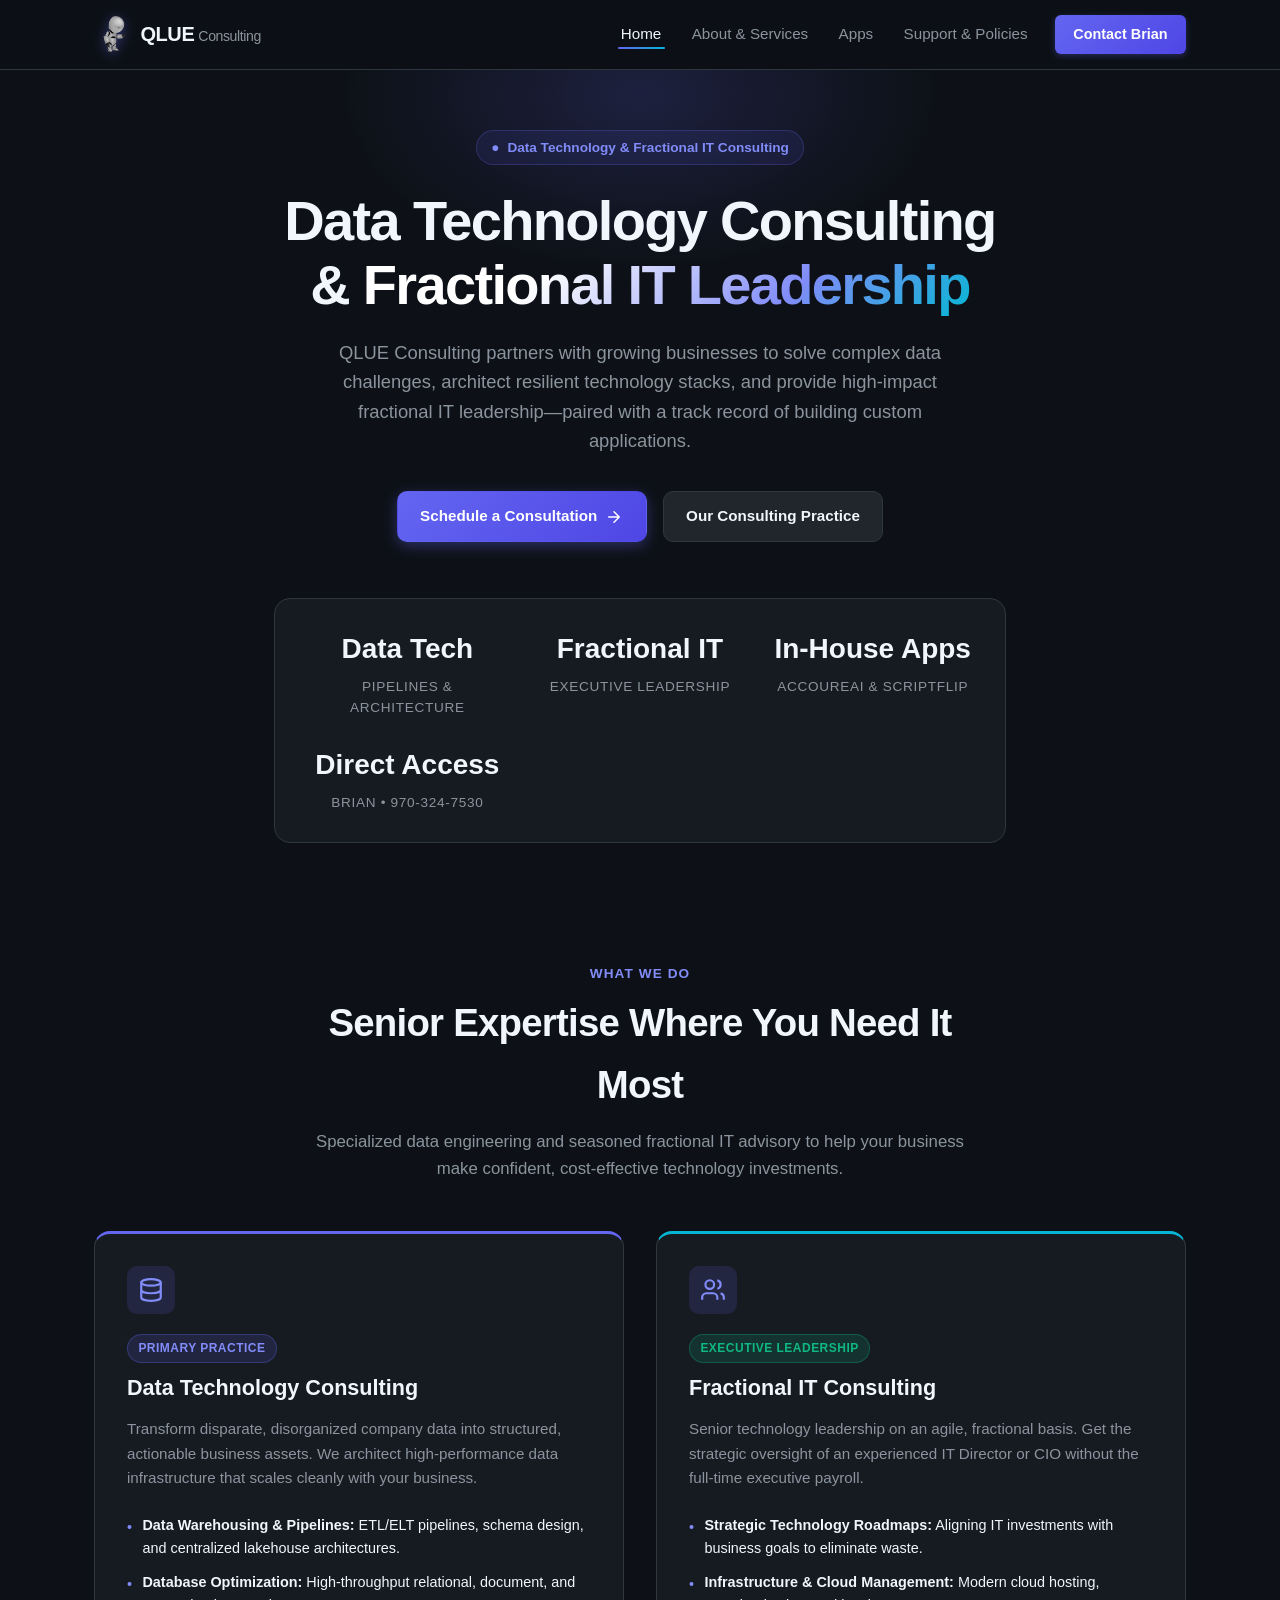
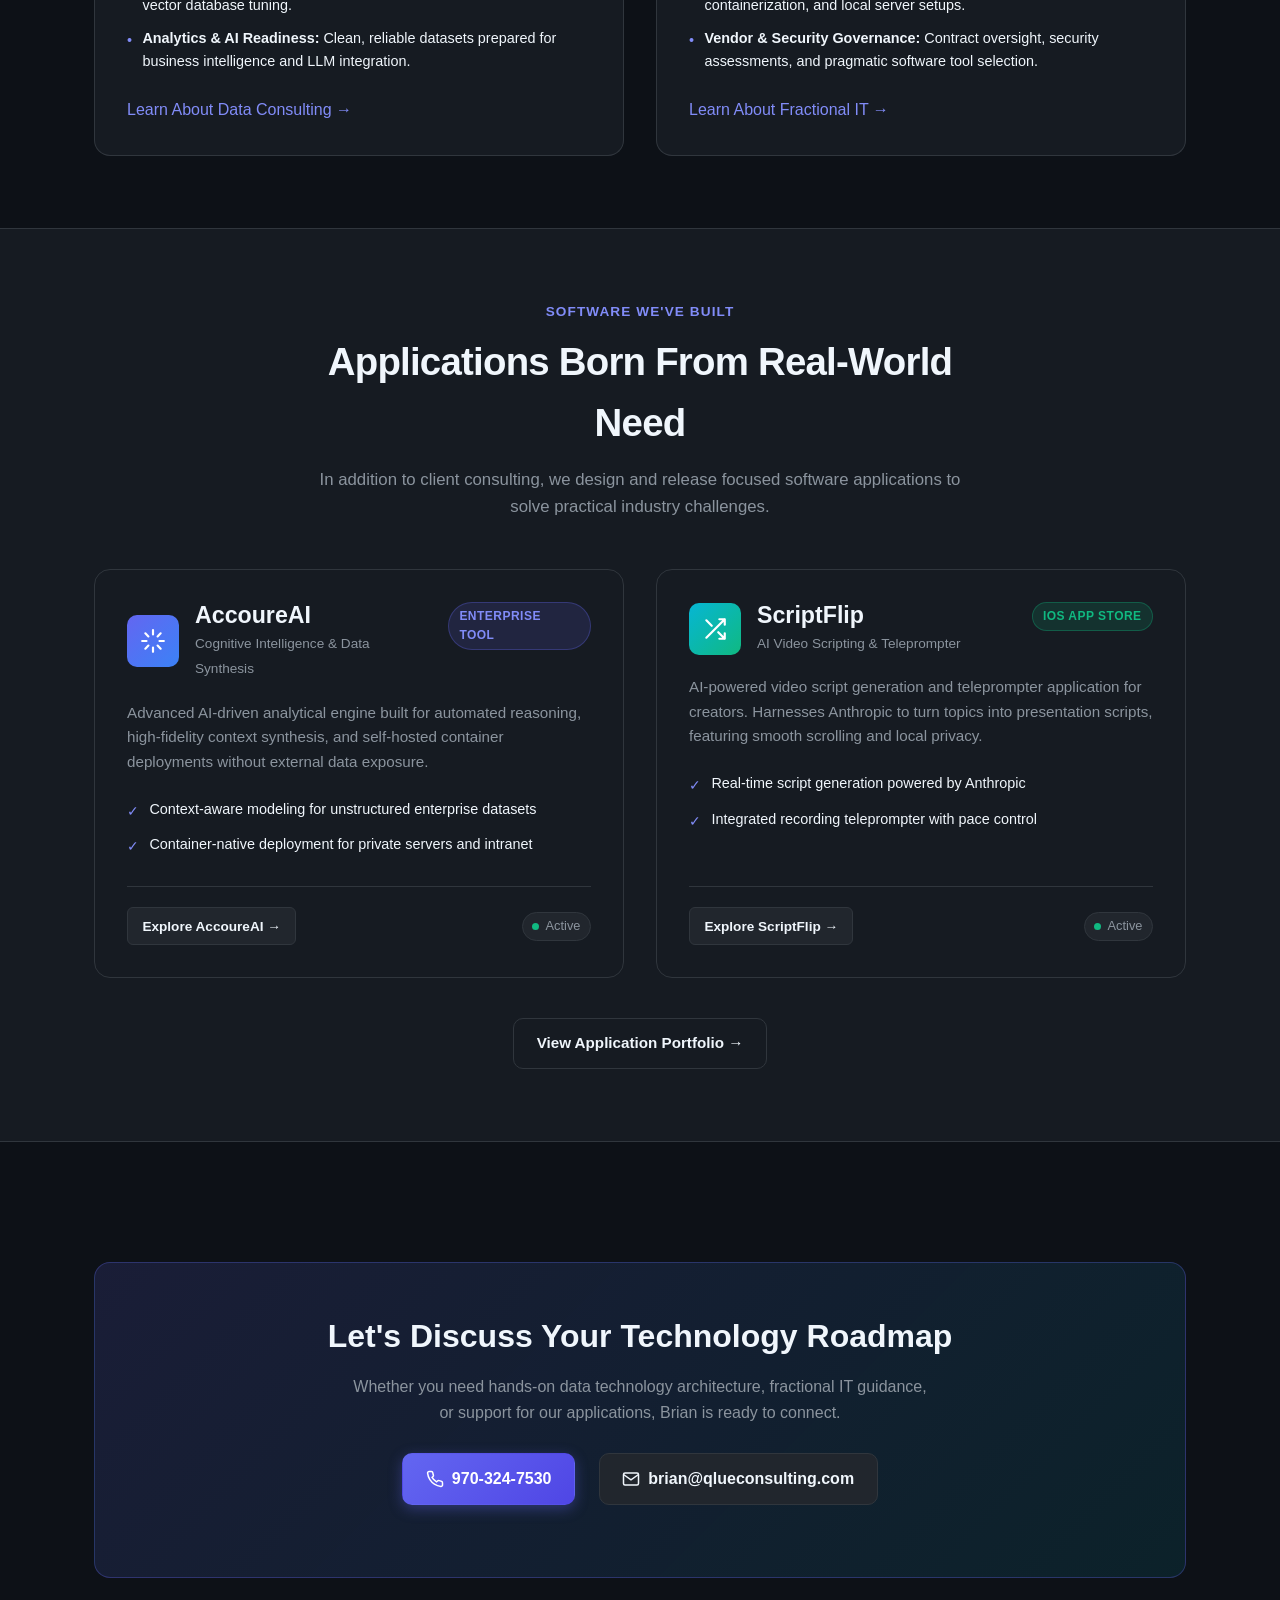
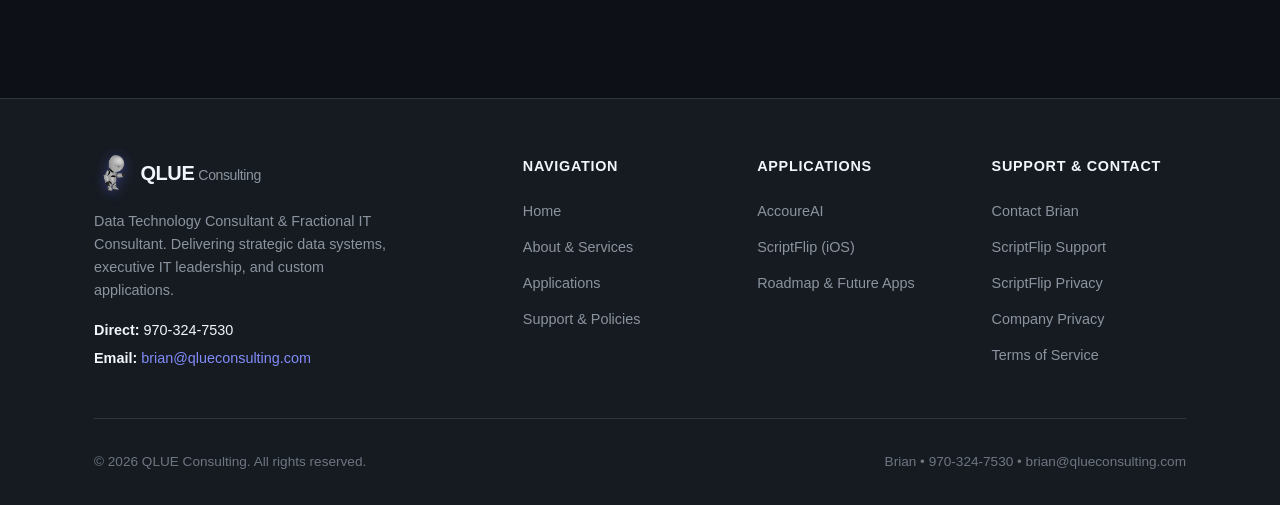
<file: html/index.html>
<!DOCTYPE html>
<html lang="en">
<head>
  <meta charset="UTF-8">
  <meta name="viewport" content="width=device-width, initial-scale=1.0">
  <meta name="description" content="QLUE Consulting - Data Technology Consultant and Fractional IT Consultant. Delivering modern data architecture, fractional IT leadership, and custom applications including AccoureAI and ScriptFlip.">
  <title>QLUE Consulting | Data Technology & Fractional IT Consultant</title>
  <link rel="stylesheet" href="css/style.css?v=2.2">
  <link rel="icon" type="image/png" href="assets/qlue-logo.png">
</head>
<body>

  <!-- Site Navigation -->
  <header class="site-header">
    <div class="container nav-wrapper">
      <a href="index.html" class="brand-logo" aria-label="QLUE Consulting Home">
        <img src="assets/qlue-logo.png" alt="QLUE Mascot Logo" class="logo-image" width="36" height="36" style="width: 36px; height: 36px; max-width: 36px; max-height: 36px; object-fit: contain; flex-shrink: 0;">
        <span class="brand-text">QLUE <span class="brand-tag">Consulting</span></span>
      </a>

      <button class="mobile-toggle" id="mobile-toggle" aria-label="Toggle navigation menu" aria-expanded="false">
        &#9776;
      </button>

      <ul class="nav-links" id="nav-links">
        <li><a href="index.html" class="nav-link active">Home</a></li>
        <li><a href="about.html" class="nav-link">About &amp; Services</a></li>
        <li><a href="apps.html" class="nav-link">Apps</a></li>
        <li><a href="support.html" class="nav-link">Support &amp; Policies</a></li>
        <li><a href="contact.html" class="nav-cta">Contact Brian</a></li>
      </ul>
    </div>
  </header>

  <!-- Hero Section -->
  <main>
    <section class="hero-section">
      <div class="hero-glow"></div>
      <div class="container hero-content">
        <div class="hero-tag">
          <span>●</span> Data Technology &amp; Fractional IT Consulting
        </div>
        <h1 class="hero-title">
          Data Technology Consulting &amp; <span class="gradient-text">Fractional IT Leadership</span>
        </h1>
        <p class="hero-description">
          QLUE Consulting partners with growing businesses to solve complex data challenges, architect resilient technology stacks, and provide high-impact fractional IT leadership—paired with a track record of building custom applications.
        </p>
        <div class="hero-actions">
          <a href="contact.html" class="btn btn-primary">
            Schedule a Consultation
            <svg width="18" height="18" viewBox="0 0 24 24" fill="none" stroke="currentColor" stroke-width="2" stroke-linecap="round" stroke-linejoin="round"><path d="M5 12h14M12 5l7 7-7 7"/></svg>
          </a>
          <a href="about.html" class="btn btn-secondary">Our Consulting Practice</a>
        </div>

        <!-- Metrics / Practice Badges -->
        <div class="highlights-bar">
          <div class="highlight-item">
            <div class="highlight-value">Data Tech</div>
            <div class="highlight-label">Pipelines &amp; Architecture</div>
          </div>
          <div class="highlight-item">
            <div class="highlight-value">Fractional IT</div>
            <div class="highlight-label">Executive Leadership</div>
          </div>
          <div class="highlight-item">
            <div class="highlight-value">In-House Apps</div>
            <div class="highlight-label">AccoureAI &amp; ScriptFlip</div>
          </div>
          <div class="highlight-item">
            <div class="highlight-value">Direct Access</div>
            <div class="highlight-label">Brian &bull; 970-324-7530</div>
          </div>
        </div>
      </div>
    </section>

    <!-- Core Consulting Practices -->
    <section class="section">
      <div class="container">
        <div class="section-header">
          <div class="section-pretitle">What We Do</div>
          <h2 class="section-title">Senior Expertise Where You Need It Most</h2>
          <p class="section-subtitle">
            Specialized data engineering and seasoned fractional IT advisory to help your business make confident, cost-effective technology investments.
          </p>
        </div>

        <div class="grid-2">
          <!-- Practice 1: Data Technology Consulting -->
          <div class="card" style="border-top: 3px solid var(--primary);">
            <div class="card-icon">
              <svg width="26" height="26" viewBox="0 0 24 24" fill="none" stroke="currentColor" stroke-width="2"><ellipse cx="12" cy="5" rx="9" ry="3"/><path d="M21 12c0 1.66-4 3-9 3s-9-1.34-9-3"/><path d="M3 5v14c0 1.66 4 3 9 3s9-1.34 9-3V5"/></svg>
            </div>
            <div style="margin-bottom: 0.5rem;">
              <span class="card-badge badge-ai">Primary Practice</span>
            </div>
            <h3 class="card-title">Data Technology Consulting</h3>
            <p class="card-text">
              Transform disparate, disorganized company data into structured, actionable business assets. We architect high-performance data infrastructure that scales cleanly with your business.
            </p>
            <ul class="feature-list" style="margin-bottom: 1.5rem;">
              <li class="feature-item">
                <span class="feature-bullet">&bull;</span>
                <span><strong>Data Warehousing &amp; Pipelines:</strong> ETL/ELT pipelines, schema design, and centralized lakehouse architectures.</span>
              </li>
              <li class="feature-item">
                <span class="feature-bullet">&bull;</span>
                <span><strong>Database Optimization:</strong> High-throughput relational, document, and vector database tuning.</span>
              </li>
              <li class="feature-item">
                <span class="feature-bullet">&bull;</span>
                <span><strong>Analytics &amp; AI Readiness:</strong> Clean, reliable datasets prepared for business intelligence and LLM integration.</span>
              </li>
            </ul>
            <a href="about.html#data-technology" class="card-link">Learn About Data Consulting &rarr;</a>
          </div>

          <!-- Practice 2: Fractional IT Consulting -->
          <div class="card" style="border-top: 3px solid var(--accent);">
            <div class="card-icon">
              <svg width="26" height="26" viewBox="0 0 24 24" fill="none" stroke="currentColor" stroke-width="2"><path d="M16 21v-2a4 4 0 0 0-4-4H6a4 4 0 0 0-4 4v2"/><circle cx="9" cy="7" r="4"/><path d="M22 21v-2a4 4 0 0 0-3-3.87"/><path d="M16 3.13a4 4 0 0 1 0 7.75"/></svg>
            </div>
            <div style="margin-bottom: 0.5rem;">
              <span class="card-badge badge-live">Executive Leadership</span>
            </div>
            <h3 class="card-title">Fractional IT Consulting</h3>
            <p class="card-text">
              Senior technology leadership on an agile, fractional basis. Get the strategic oversight of an experienced IT Director or CIO without the full-time executive payroll.
            </p>
            <ul class="feature-list" style="margin-bottom: 1.5rem;">
              <li class="feature-item">
                <span class="feature-bullet">&bull;</span>
                <span><strong>Strategic Technology Roadmaps:</strong> Aligning IT investments with business goals to eliminate waste.</span>
              </li>
              <li class="feature-item">
                <span class="feature-bullet">&bull;</span>
                <span><strong>Infrastructure &amp; Cloud Management:</strong> Modern cloud hosting, containerization, and local server setups.</span>
              </li>
              <li class="feature-item">
                <span class="feature-bullet">&bull;</span>
                <span><strong>Vendor &amp; Security Governance:</strong> Contract oversight, security assessments, and pragmatic software tool selection.</span>
              </li>
            </ul>
            <a href="about.html#fractional-it" class="card-link">Learn About Fractional IT &rarr;</a>
          </div>
        </div>
      </div>
    </section>

    <!-- Apps Spotlight Section -->
    <section class="section section-alt">
      <div class="container">
        <div class="section-header">
          <div class="section-pretitle">Software We've Built</div>
          <h2 class="section-title">Applications Born From Real-World Need</h2>
          <p class="section-subtitle">
            In addition to client consulting, we design and release focused software applications to solve practical industry challenges.
          </p>
        </div>

        <div class="grid-2">
          <!-- AccoureAI Card -->
          <article class="app-card">
            <div class="app-card-header">
              <div class="app-identity">
                <div class="app-icon icon-accoure">
                  <svg width="26" height="26" viewBox="0 0 24 24" fill="none" stroke="currentColor" stroke-width="2" stroke-linecap="round" stroke-linejoin="round"><path d="M12 2v4M12 18v4M4.93 4.93l2.83 2.83M16.24 16.24l2.83 2.83M2 12h4M18 12h4M4.93 19.07l2.83-2.83M16.24 7.76l2.83-2.83"/></svg>
                </div>
                <div>
                  <h3 class="app-name">AccoureAI</h3>
                  <span class="app-category">Cognitive Intelligence &amp; Data Synthesis</span>
                </div>
              </div>
              <span class="card-badge badge-ai">Enterprise Tool</span>
            </div>
            <div class="app-body">
              <p class="app-description">
                Advanced AI-driven analytical engine built for automated reasoning, high-fidelity context synthesis, and self-hosted container deployments without external data exposure.
              </p>
              <ul class="feature-list">
                <li class="feature-item">
                  <span class="feature-bullet">&check;</span>
                  <span>Context-aware modeling for unstructured enterprise datasets</span>
                </li>
                <li class="feature-item">
                  <span class="feature-bullet">&check;</span>
                  <span>Container-native deployment for private servers and intranet</span>
                </li>
              </ul>
              <div class="app-footer">
                <a href="apps.html#accoureai" class="btn btn-secondary btn-sm">Explore AccoureAI &rarr;</a>
                <span class="docker-status-pill"><span class="status-dot"></span> Active</span>
              </div>
            </div>
          </article>

          <!-- ScriptFlip Card -->
          <article class="app-card">
            <div class="app-card-header">
              <div class="app-identity">
                <div class="app-icon icon-scriptflip">
                  <svg width="26" height="26" viewBox="0 0 24 24" fill="none" stroke="currentColor" stroke-width="2" stroke-linecap="round" stroke-linejoin="round"><path d="M16 3h5v5M4 20L21 3M21 16v5h-5M15 15l6 6M4 4l5 5"/></svg>
                </div>
                <div>
                  <h3 class="app-name">ScriptFlip</h3>
                  <span class="app-category">AI Video Scripting &amp; Teleprompter</span>
                </div>
              </div>
              <span class="card-badge badge-live">iOS App Store</span>
            </div>
            <div class="app-body">
              <p class="app-description">
                AI-powered video script generation and teleprompter application for creators. Harnesses Anthropic to turn topics into presentation scripts, featuring smooth scrolling and local privacy.
              </p>
              <ul class="feature-list">
                <li class="feature-item">
                  <span class="feature-bullet">&check;</span>
                  <span>Real-time script generation powered by Anthropic</span>
                </li>
                <li class="feature-item">
                  <span class="feature-bullet">&check;</span>
                  <span>Integrated recording teleprompter with pace control</span>
                </li>
              </ul>
              <div class="app-footer">
                <a href="apps.html#scriptflip" class="btn btn-secondary btn-sm">Explore ScriptFlip &rarr;</a>
                <span class="docker-status-pill"><span class="status-dot"></span> Active</span>
              </div>
            </div>
          </article>
        </div>

        <div style="text-align: center; margin-top: 2.5rem;">
          <a href="apps.html" class="btn btn-outline">View Application Portfolio &rarr;</a>
        </div>
      </div>
    </section>

    <!-- Consultation Callout Banner -->
    <section class="section">
      <div class="container">
        <div class="cta-banner">
          <h2>Let's Discuss Your Technology Roadmap</h2>
          <p>
            Whether you need hands-on data technology architecture, fractional IT guidance, or support for our applications, Brian is ready to connect.
          </p>
          <div style="display: flex; justify-content: center; gap: 1.5rem; flex-wrap: wrap; margin-bottom: 1.5rem;">
            <a href="tel:9703247530" class="btn btn-primary" style="font-size: 1rem;">
              <svg width="18" height="18" viewBox="0 0 24 24" fill="none" stroke="currentColor" stroke-width="2"><path d="M22 16.92v3a2 2 0 0 1-2.18 2 19.79 19.79 0 0 1-8.63-3.07 19.5 19.5 0 0 1-6-6 19.79 19.79 0 0 1-3.07-8.67A2 2 0 0 1 4.11 2h3a2 2 0 0 1 2 1.72 12.84 12.84 0 0 0 .7 2.81 2 2 0 0 1-.45 2.11L8.09 9.91a16 16 0 0 0 6 6l1.27-1.27a2 2 0 0 1 2.11-.45 12.84 12.84 0 0 0 2.81.7A2 2 0 0 1 22 16.92z"/></svg>
              970-324-7530
            </a>
            <a href="mailto:brian@qlueconsulting.com" class="btn btn-secondary" style="font-size: 1rem;">
              <svg width="18" height="18" viewBox="0 0 24 24" fill="none" stroke="currentColor" stroke-width="2"><path d="M4 4h16c1.1 0 2 .9 2 2v12c0 1.1-.9 2-2 2H4c-1.1 0-2-.9-2-2V6c0-1.1.9-2 2-2z"/><polyline points="22,6 12,13 2,6"/></svg>
              brian@qlueconsulting.com
            </a>
          </div>
        </div>
      </div>
    </section>
  </main>

  <!-- Footer -->
  <footer class="site-footer">
    <div class="container">
      <div class="footer-grid">
        <div class="footer-brand">
          <a href="index.html" class="brand-logo">
            <img src="assets/qlue-logo.png" alt="QLUE Logo" class="logo-image" width="36" height="36" style="width: 36px; height: 36px; max-width: 36px; max-height: 36px; object-fit: contain; flex-shrink: 0;">
            <span class="brand-text">QLUE <span class="brand-tag">Consulting</span></span>
          </a>
          <p>
            Data Technology Consultant &amp; Fractional IT Consultant. Delivering strategic data systems, executive IT leadership, and custom applications.
          </p>
          <div style="margin-top: 1rem; display: flex; flex-direction: column; gap: 0.35rem; font-size: 0.9rem;">
            <div><strong>Direct:</strong> <a href="tel:9703247530" style="color: var(--text-main);">970-324-7530</a></div>
            <div><strong>Email:</strong> <a href="mailto:brian@qlueconsulting.com" style="color: var(--primary-light);">brian@qlueconsulting.com</a></div>
          </div>
        </div>

        <div class="footer-col">
          <h4>Navigation</h4>
          <ul class="footer-links">
            <li><a href="index.html">Home</a></li>
            <li><a href="about.html">About &amp; Services</a></li>
            <li><a href="apps.html">Applications</a></li>
            <li><a href="support.html">Support &amp; Policies</a></li>
          </ul>
        </div>

        <div class="footer-col">
          <h4>Applications</h4>
          <ul class="footer-links">
            <li><a href="apps.html#accoureai">AccoureAI</a></li>
            <li><a href="apps.html#scriptflip">ScriptFlip (iOS)</a></li>
            <li><a href="apps.html#roadmap">Roadmap &amp; Future Apps</a></li>
          </ul>
        </div>

        <div class="footer-col">
          <h4>Support &amp; Contact</h4>
          <ul class="footer-links">
            <li><a href="contact.html">Contact Brian</a></li>
            <li><a href="support.html#scriptflip-support">ScriptFlip Support</a></li>
            <li><a href="support.html#scriptflip-privacy">ScriptFlip Privacy</a></li>
            <li><a href="support.html#privacy">Company Privacy</a></li>
            <li><a href="support.html#terms">Terms of Service</a></li>
          </ul>
        </div>
      </div>

      <div class="footer-bottom">
        <div>
          &copy; <span id="current-year">2026</span> QLUE Consulting. All rights reserved.
        </div>
        <div>
          Brian &bull; 970-324-7530 &bull; brian@qlueconsulting.com
        </div>
      </div>
    </div>
  </footer>

  <script src="js/main.js"></script>
</body>
</html>
</file>
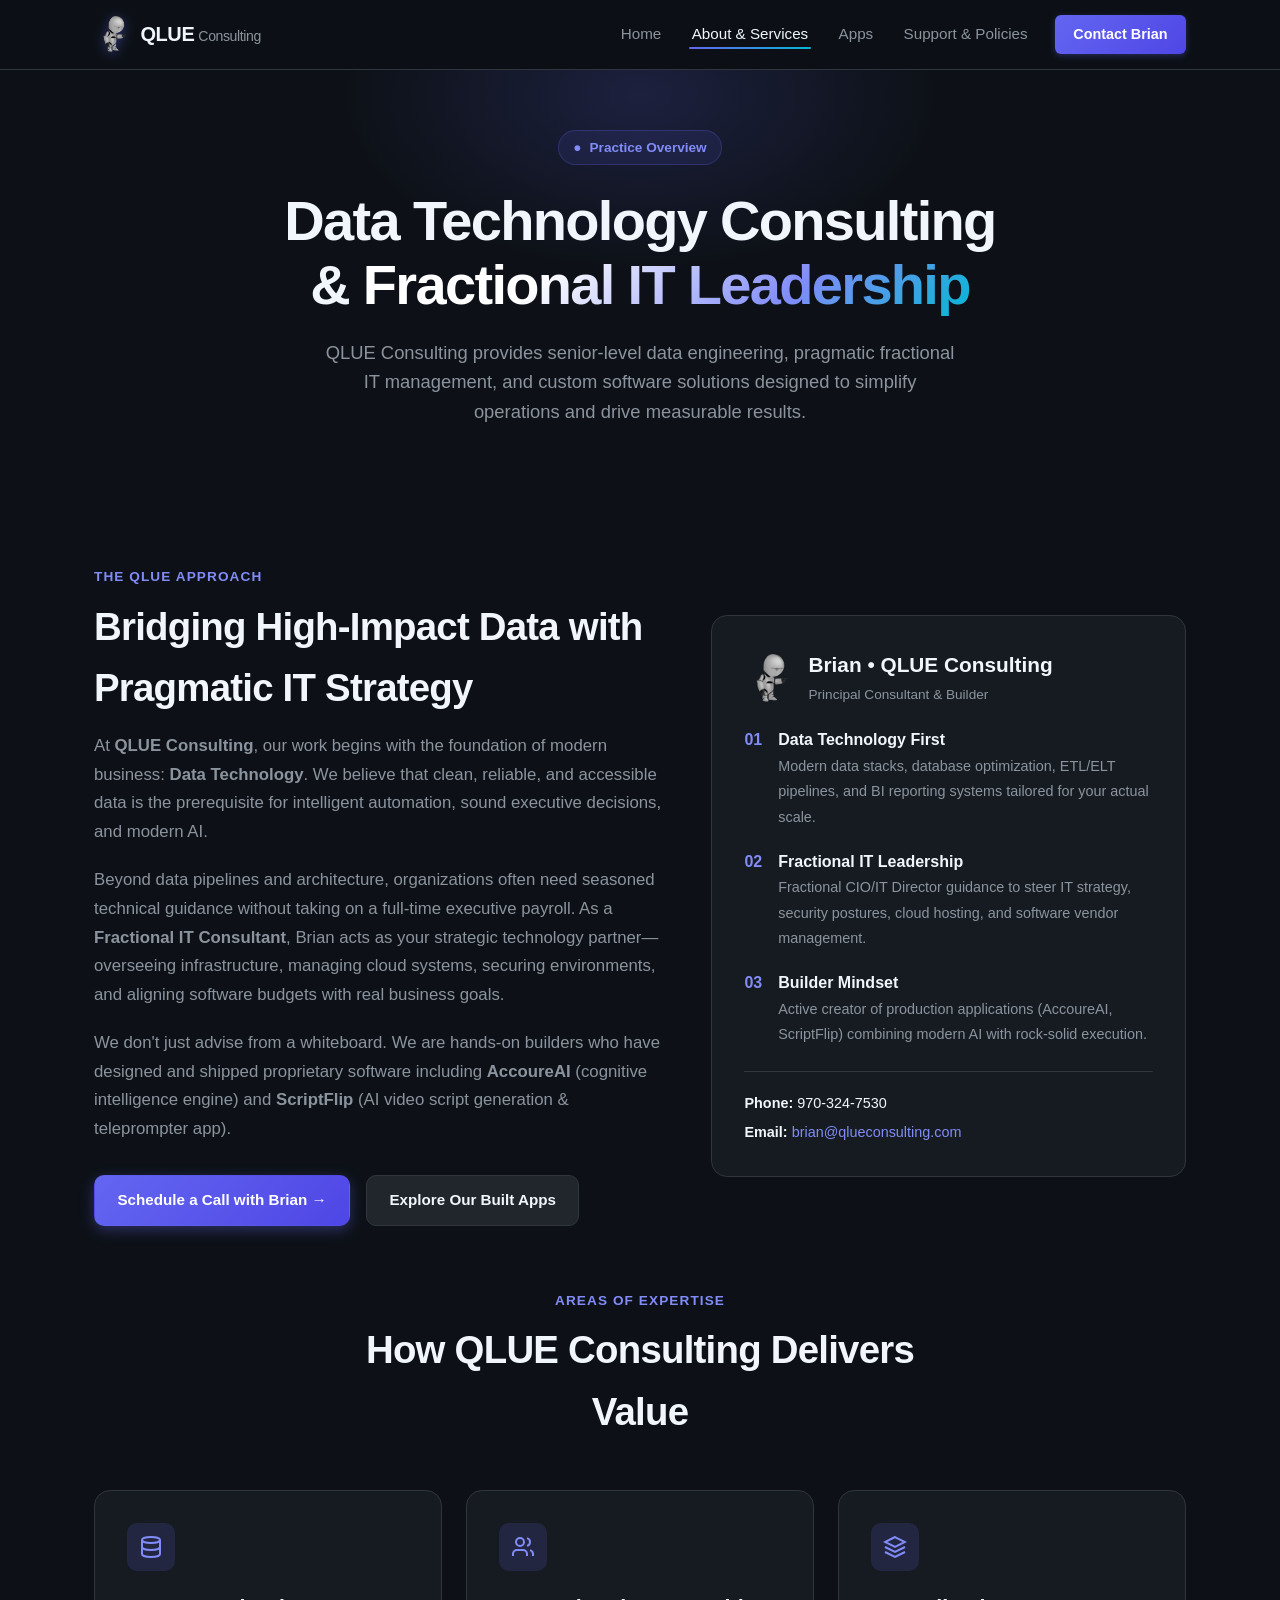
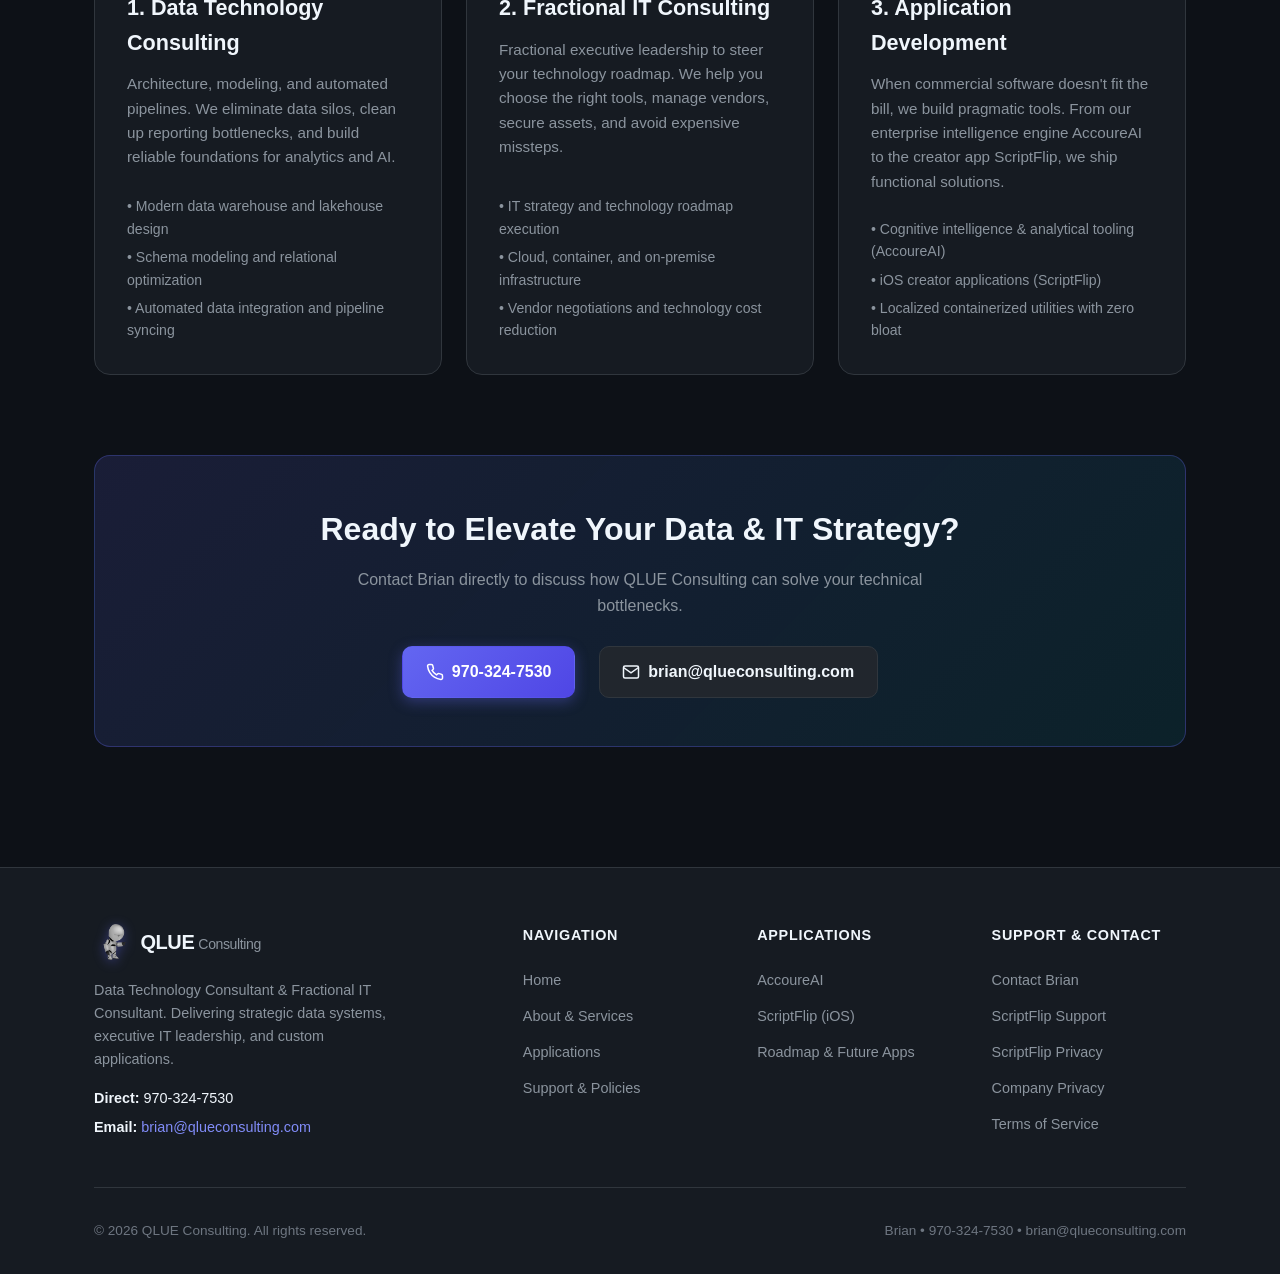
<file: html/about.html>
<!DOCTYPE html>
<html lang="en">
<head>
  <meta charset="UTF-8">
  <meta name="viewport" content="width=device-width, initial-scale=1.0">
  <meta name="description" content="About QLUE Consulting - Brian's practice as a Data Technology Consultant and Fractional IT Consultant, providing senior technical leadership, data architecture, and purpose-built applications.">
  <title>About &amp; Services | QLUE Consulting</title>
  <link rel="stylesheet" href="css/style.css?v=2.2">
  <link rel="icon" type="image/png" href="assets/qlue-logo.png">
</head>
<body>

  <!-- Site Navigation -->
  <header class="site-header">
    <div class="container nav-wrapper">
      <a href="index.html" class="brand-logo" aria-label="QLUE Consulting Home">
        <img src="assets/qlue-logo.png" alt="QLUE Mascot Logo" class="logo-image" width="36" height="36" style="width: 36px; height: 36px; max-width: 36px; max-height: 36px; object-fit: contain; flex-shrink: 0;">
        <span class="brand-text">QLUE <span class="brand-tag">Consulting</span></span>
      </a>

      <button class="mobile-toggle" id="mobile-toggle" aria-label="Toggle navigation menu" aria-expanded="false">
        &#9776;
      </button>

      <ul class="nav-links" id="nav-links">
        <li><a href="index.html" class="nav-link">Home</a></li>
        <li><a href="about.html" class="nav-link active">About &amp; Services</a></li>
        <li><a href="apps.html" class="nav-link">Apps</a></li>
        <li><a href="support.html" class="nav-link">Support &amp; Policies</a></li>
        <li><a href="contact.html" class="nav-cta">Contact Brian</a></li>
      </ul>
    </div>
  </header>

  <main>
    <!-- About Hero -->
    <section class="hero-section" style="padding-bottom: 2rem;">
      <div class="hero-glow"></div>
      <div class="container hero-content">
        <div class="hero-tag">
          <span>●</span> Practice Overview
        </div>
        <h1 class="hero-title">
          Data Technology Consulting &amp; <span class="gradient-text">Fractional IT Leadership</span>
        </h1>
        <p class="hero-description">
          QLUE Consulting provides senior-level data engineering, pragmatic fractional IT management, and custom software solutions designed to simplify operations and drive measurable results.
        </p>
      </div>
    </section>

    <!-- Mission & Bio -->
    <section class="section">
      <div class="container">
        <div class="about-intro-grid">
          <div>
            <div class="section-pretitle">The QLUE Approach</div>
            <h2 class="section-title">Bridging High-Impact Data with Pragmatic IT Strategy</h2>
            <p style="color: var(--text-muted); font-size: 1.05rem; line-height: 1.7; margin-bottom: 1.25rem;">
              At <strong>QLUE Consulting</strong>, our work begins with the foundation of modern business: <strong>Data Technology</strong>. We believe that clean, reliable, and accessible data is the prerequisite for intelligent automation, sound executive decisions, and modern AI.
            </p>
            <p style="color: var(--text-muted); font-size: 1.05rem; line-height: 1.7; margin-bottom: 1.25rem;">
              Beyond data pipelines and architecture, organizations often need seasoned technical guidance without taking on a full-time executive payroll. As a <strong>Fractional IT Consultant</strong>, Brian acts as your strategic technology partner—overseeing infrastructure, managing cloud systems, securing environments, and aligning software budgets with real business goals.
            </p>
            <p style="color: var(--text-muted); font-size: 1.05rem; line-height: 1.7; margin-bottom: 1.25rem;">
              We don't just advise from a whiteboard. We are hands-on builders who have designed and shipped proprietary software including <strong>AccoureAI</strong> (cognitive intelligence engine) and <strong>ScriptFlip</strong> (AI video script generation &amp; teleprompter app).
            </p>
            <div style="margin-top: 2rem; display: flex; gap: 1rem; flex-wrap: wrap;">
              <a href="contact.html" class="btn btn-primary">Schedule a Call with Brian &rarr;</a>
              <a href="apps.html" class="btn btn-secondary">Explore Our Built Apps</a>
            </div>
          </div>

          <!-- Quick Facts / Profile Card -->
          <div style="background: var(--bg-surface); border: 1px solid var(--border-color); border-radius: var(--radius-lg); padding: 2rem;">
            <div style="display: flex; align-items: center; gap: 1rem; margin-bottom: 1.25rem;">
              <img src="assets/qlue-logo.png" alt="QLUE Mascot" width="48" height="48" style="width: 48px; height: 48px; max-width: 48px; max-height: 48px; object-fit: contain; flex-shrink: 0;">
              <div>
                <h3 style="font-size: 1.3rem; margin: 0; color: var(--text-main);">Brian &bull; QLUE Consulting</h3>
                <span style="font-size: 0.85rem; color: var(--text-muted);">Principal Consultant &amp; Builder</span>
              </div>
            </div>
            <ul style="list-style: none; display: flex; flex-direction: column; gap: 1.2rem;">
              <li style="display: flex; gap: 1rem; align-items: flex-start;">
                <span style="color: var(--primary-light); font-weight: 700;">01</span>
                <div>
                  <strong style="display: block; color: var(--text-main);">Data Technology First</strong>
                  <span style="color: var(--text-muted); font-size: 0.9rem;">Modern data stacks, database optimization, ETL/ELT pipelines, and BI reporting systems tailored for your actual scale.</span>
                </div>
              </li>
              <li style="display: flex; gap: 1rem; align-items: flex-start;">
                <span style="color: var(--primary-light); font-weight: 700;">02</span>
                <div>
                  <strong style="display: block; color: var(--text-main);">Fractional IT Leadership</strong>
                  <span style="color: var(--text-muted); font-size: 0.9rem;">Fractional CIO/IT Director guidance to steer IT strategy, security postures, cloud hosting, and software vendor management.</span>
                </div>
              </li>
              <li style="display: flex; gap: 1rem; align-items: flex-start;">
                <span style="color: var(--primary-light); font-weight: 700;">03</span>
                <div>
                  <strong style="display: block; color: var(--text-main);">Builder Mindset</strong>
                  <span style="color: var(--text-muted); font-size: 0.9rem;">Active creator of production applications (AccoureAI, ScriptFlip) combining modern AI with rock-solid execution.</span>
                </div>
              </li>
            </ul>

            <div style="margin-top: 1.5rem; padding-top: 1.25rem; border-top: 1px solid var(--border-color); font-size: 0.9rem;">
              <div style="margin-bottom: 0.35rem;"><strong>Phone:</strong> <a href="tel:9703247530" style="color: var(--text-main);">970-324-7530</a></div>
              <div><strong>Email:</strong> <a href="mailto:brian@qlueconsulting.com" style="color: var(--primary-light);">brian@qlueconsulting.com</a></div>
            </div>
          </div>
        </div>

        <!-- Practice Deep-Dives -->
        <div style="margin-top: 4rem;">
          <div class="section-header">
            <div class="section-pretitle">Areas of Expertise</div>
            <h2 class="section-title">How QLUE Consulting Delivers Value</h2>
          </div>

          <div class="values-grid">
            <div class="card" id="data-technology" style="scroll-margin-top: calc(var(--header-height) + 2rem);">
              <div class="card-icon">
                <svg width="24" height="24" viewBox="0 0 24 24" fill="none" stroke="currentColor" stroke-width="2"><ellipse cx="12" cy="5" rx="9" ry="3"/><path d="M21 12c0 1.66-4 3-9 3s-9-1.34-9-3"/><path d="M3 5v14c0 1.66 4 3 9 3s9-1.34 9-3V5"/></svg>
              </div>
              <h3 class="card-title">1. Data Technology Consulting</h3>
              <p class="card-text">
                Architecture, modeling, and automated pipelines. We eliminate data silos, clean up reporting bottlenecks, and build reliable foundations for analytics and AI.
              </p>
              <ul style="list-style: none; font-size: 0.88rem; color: var(--text-muted); display: flex; flex-direction: column; gap: 0.35rem;">
                <li>&bull; Modern data warehouse and lakehouse design</li>
                <li>&bull; Schema modeling and relational optimization</li>
                <li>&bull; Automated data integration and pipeline syncing</li>
              </ul>
            </div>

            <div class="card" id="fractional-it" style="scroll-margin-top: calc(var(--header-height) + 2rem);">
              <div class="card-icon">
                <svg width="24" height="24" viewBox="0 0 24 24" fill="none" stroke="currentColor" stroke-width="2"><path d="M16 21v-2a4 4 0 0 0-4-4H6a4 4 0 0 0-4 4v2"/><circle cx="9" cy="7" r="4"/><path d="M22 21v-2a4 4 0 0 0-3-3.87"/><path d="M16 3.13a4 4 0 0 1 0 7.75"/></svg>
              </div>
              <h3 class="card-title">2. Fractional IT Consulting</h3>
              <p class="card-text">
                Fractional executive leadership to steer your technology roadmap. We help you choose the right tools, manage vendors, secure assets, and avoid expensive missteps.
              </p>
              <ul style="list-style: none; font-size: 0.88rem; color: var(--text-muted); display: flex; flex-direction: column; gap: 0.35rem;">
                <li>&bull; IT strategy and technology roadmap execution</li>
                <li>&bull; Cloud, container, and on-premise infrastructure</li>
                <li>&bull; Vendor negotiations and technology cost reduction</li>
              </ul>
            </div>

            <div class="card" id="applications" style="scroll-margin-top: calc(var(--header-height) + 2rem);">
              <div class="card-icon">
                <svg width="24" height="24" viewBox="0 0 24 24" fill="none" stroke="currentColor" stroke-width="2"><polygon points="12 2 2 7 12 12 22 7 12 2"/><polyline points="2 17 12 22 22 17"/><polyline points="2 12 12 17 22 12"/></svg>
              </div>
              <h3 class="card-title">3. Application Development</h3>
              <p class="card-text">
                When commercial software doesn't fit the bill, we build pragmatic tools. From our enterprise intelligence engine AccoureAI to the creator app ScriptFlip, we ship functional solutions.
              </p>
              <ul style="list-style: none; font-size: 0.88rem; color: var(--text-muted); display: flex; flex-direction: column; gap: 0.35rem;">
                <li>&bull; Cognitive intelligence &amp; analytical tooling (AccoureAI)</li>
                <li>&bull; iOS creator applications (ScriptFlip)</li>
                <li>&bull; Localized containerized utilities with zero bloat</li>
              </ul>
            </div>
          </div>
        </div>

        <!-- Consultation Banner -->
        <div class="cta-banner" style="margin-top: 5rem;">
          <h2>Ready to Elevate Your Data &amp; IT Strategy?</h2>
          <p>
            Contact Brian directly to discuss how QLUE Consulting can solve your technical bottlenecks.
          </p>
          <div style="display: flex; justify-content: center; gap: 1.5rem; flex-wrap: wrap;">
            <a href="tel:9703247530" class="btn btn-primary" style="font-size: 1rem;">
              <svg width="18" height="18" viewBox="0 0 24 24" fill="none" stroke="currentColor" stroke-width="2"><path d="M22 16.92v3a2 2 0 0 1-2.18 2 19.79 19.79 0 0 1-8.63-3.07 19.5 19.5 0 0 1-6-6 19.79 19.79 0 0 1-3.07-8.67A2 2 0 0 1 4.11 2h3a2 2 0 0 1 2 1.72 12.84 12.84 0 0 0 .7 2.81 2 2 0 0 1-.45 2.11L8.09 9.91a16 16 0 0 0 6 6l1.27-1.27a2 2 0 0 1 2.11-.45 12.84 12.84 0 0 0 2.81.7A2 2 0 0 1 22 16.92z"/></svg>
              970-324-7530
            </a>
            <a href="mailto:brian@qlueconsulting.com" class="btn btn-secondary" style="font-size: 1rem;">
              <svg width="18" height="18" viewBox="0 0 24 24" fill="none" stroke="currentColor" stroke-width="2"><path d="M4 4h16c1.1 0 2 .9 2 2v12c0 1.1-.9 2-2 2H4c-1.1 0-2-.9-2-2V6c0-1.1.9-2 2-2z"/><polyline points="22,6 12,13 2,6"/></svg>
              brian@qlueconsulting.com
            </a>
          </div>
        </div>
      </div>
    </section>
  </main>

  <!-- Footer -->
  <footer class="site-footer">
    <div class="container">
      <div class="footer-grid">
        <div class="footer-brand">
          <a href="index.html" class="brand-logo">
            <img src="assets/qlue-logo.png" alt="QLUE Logo" class="logo-image" width="36" height="36" style="width: 36px; height: 36px; max-width: 36px; max-height: 36px; object-fit: contain; flex-shrink: 0;">
            <span class="brand-text">QLUE <span class="brand-tag">Consulting</span></span>
          </a>
          <p>
            Data Technology Consultant &amp; Fractional IT Consultant. Delivering strategic data systems, executive IT leadership, and custom applications.
          </p>
          <div style="margin-top: 1rem; display: flex; flex-direction: column; gap: 0.35rem; font-size: 0.9rem;">
            <div><strong>Direct:</strong> <a href="tel:9703247530" style="color: var(--text-main);">970-324-7530</a></div>
            <div><strong>Email:</strong> <a href="mailto:brian@qlueconsulting.com" style="color: var(--primary-light);">brian@qlueconsulting.com</a></div>
          </div>
        </div>

        <div class="footer-col">
          <h4>Navigation</h4>
          <ul class="footer-links">
            <li><a href="index.html">Home</a></li>
            <li><a href="about.html">About &amp; Services</a></li>
            <li><a href="apps.html">Applications</a></li>
            <li><a href="support.html">Support &amp; Policies</a></li>
          </ul>
        </div>

        <div class="footer-col">
          <h4>Applications</h4>
          <ul class="footer-links">
            <li><a href="apps.html#accoureai">AccoureAI</a></li>
            <li><a href="apps.html#scriptflip">ScriptFlip (iOS)</a></li>
            <li><a href="apps.html#roadmap">Roadmap &amp; Future Apps</a></li>
          </ul>
        </div>

        <div class="footer-col">
          <h4>Support &amp; Contact</h4>
          <ul class="footer-links">
            <li><a href="contact.html">Contact Brian</a></li>
            <li><a href="support.html#scriptflip-support">ScriptFlip Support</a></li>
            <li><a href="support.html#scriptflip-privacy">ScriptFlip Privacy</a></li>
            <li><a href="support.html#privacy">Company Privacy</a></li>
            <li><a href="support.html#terms">Terms of Service</a></li>
          </ul>
        </div>
      </div>

      <div class="footer-bottom">
        <div>
          &copy; <span id="current-year">2026</span> QLUE Consulting. All rights reserved.
        </div>
        <div>
          Brian &bull; 970-324-7530 &bull; brian@qlueconsulting.com
        </div>
      </div>
    </div>
  </footer>

  <script src="js/main.js"></script>
</body>
</html>
</file>
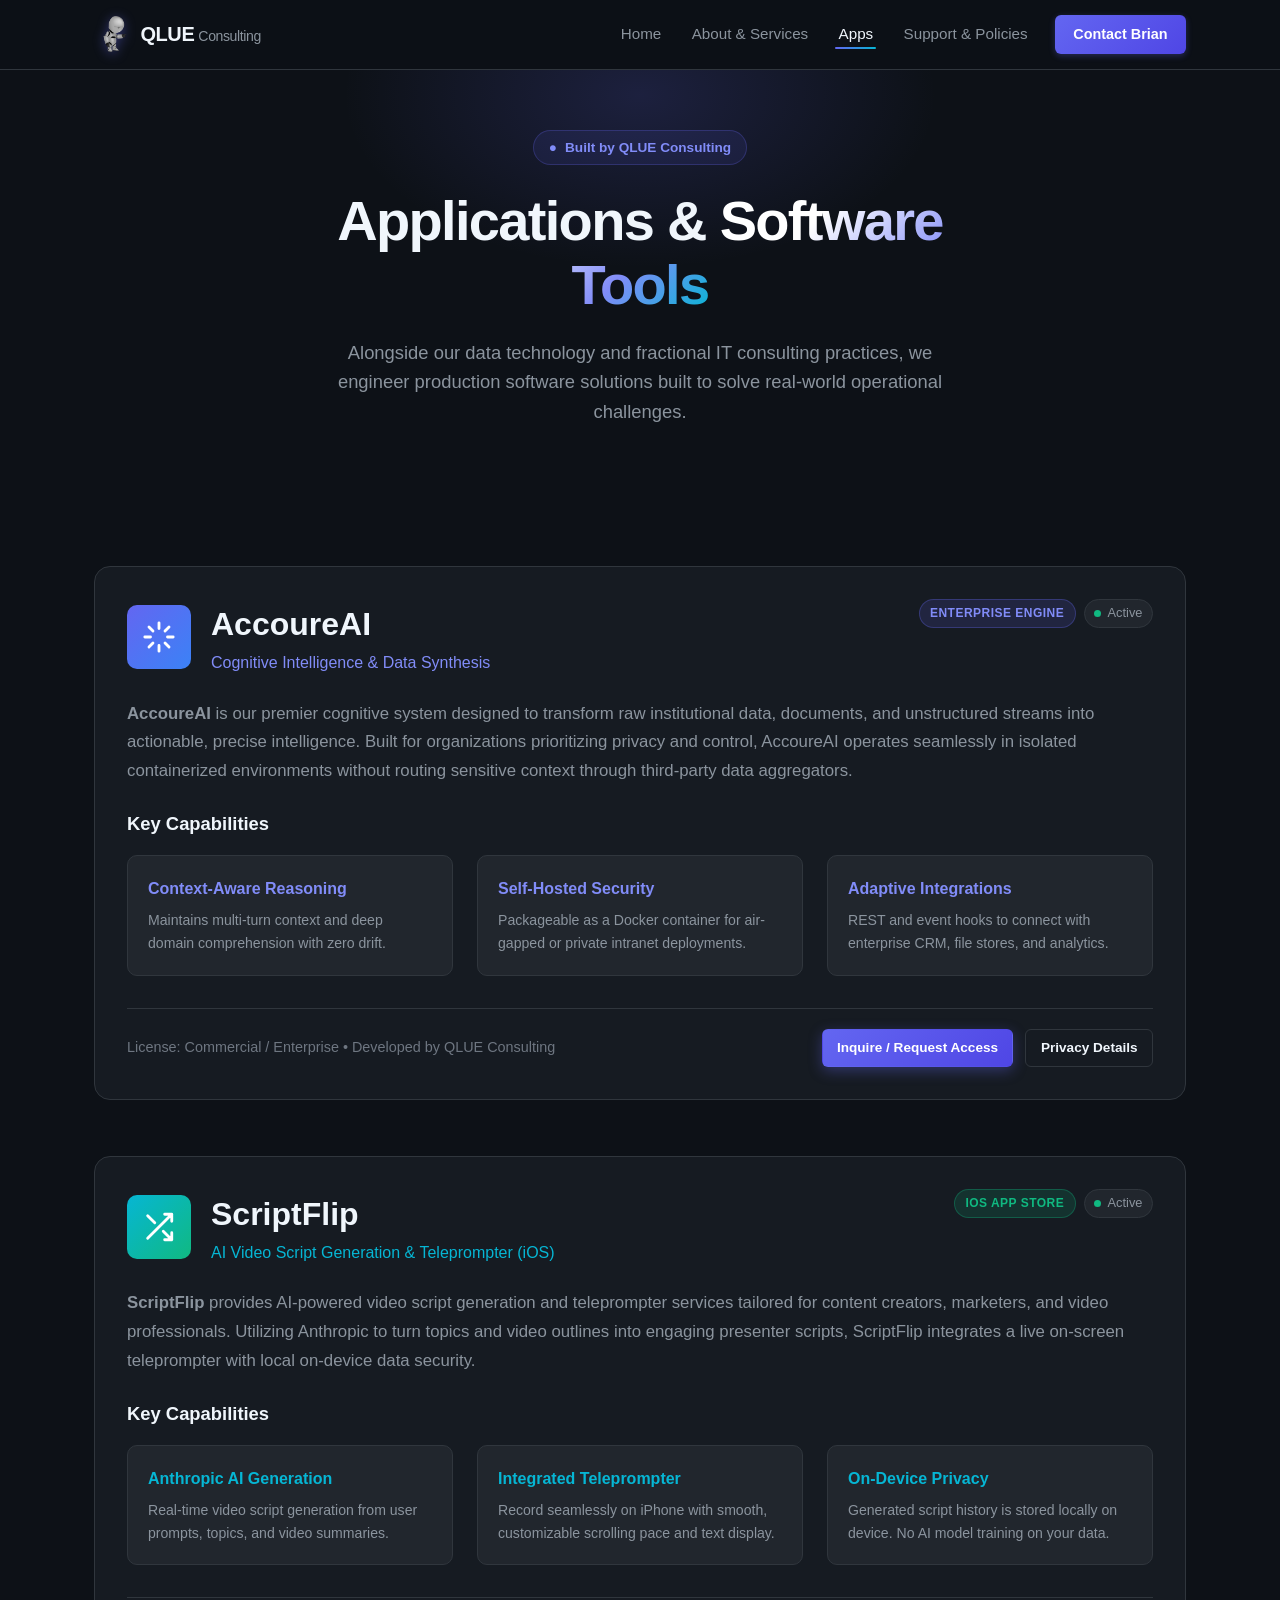
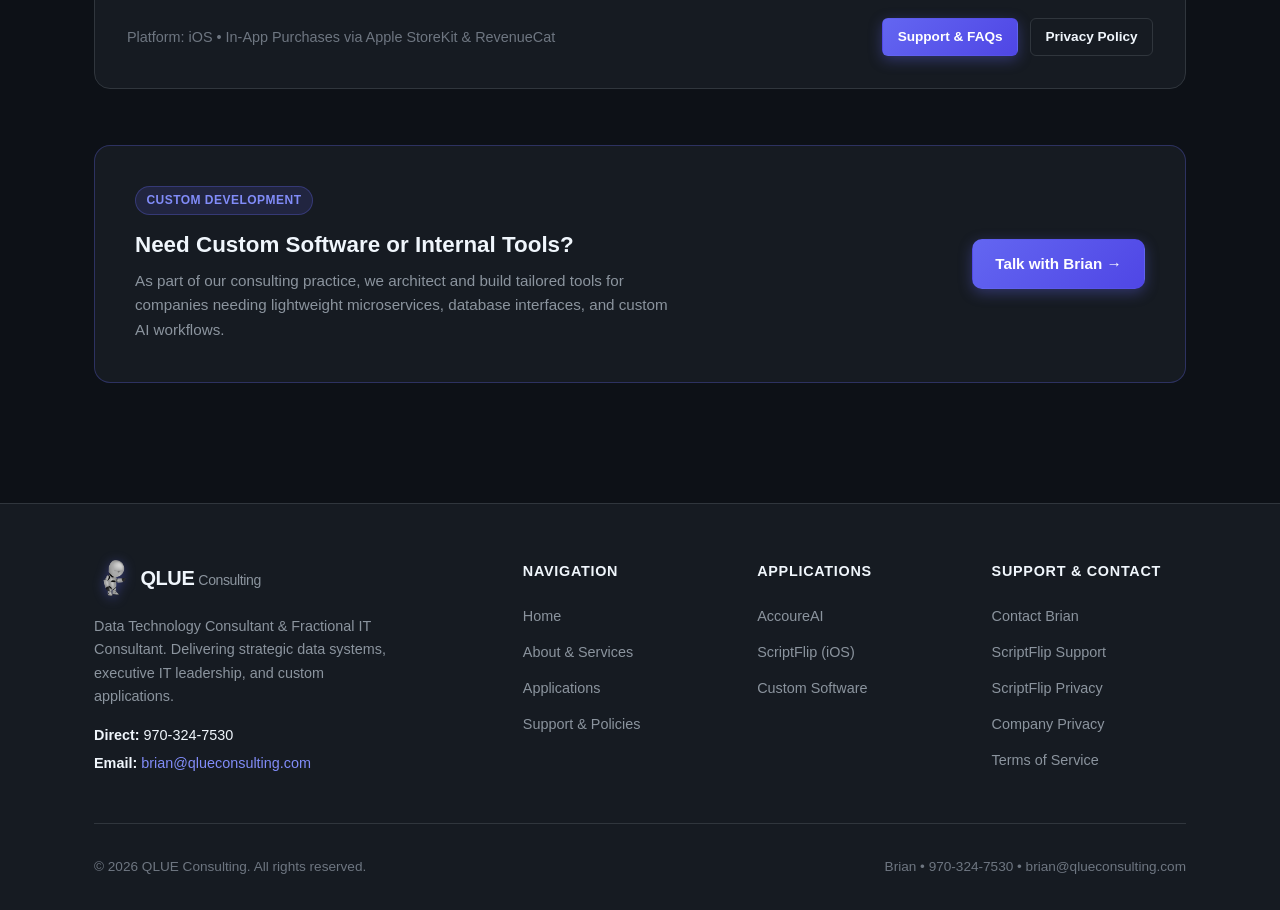
<file: html/apps.html>
<!DOCTYPE html>
<html lang="en">
<head>
  <meta charset="UTF-8">
  <meta name="viewport" content="width=device-width, initial-scale=1.0">
  <meta name="description" content="QLUE Applications - Software built by QLUE Consulting including AccoureAI and ScriptFlip.">
  <title>Applications | QLUE Consulting</title>
  <link rel="stylesheet" href="css/style.css?v=2.2">
  <link rel="icon" type="image/png" href="assets/qlue-logo.png">
</head>
<body>

  <!-- Site Navigation -->
  <header class="site-header">
    <div class="container nav-wrapper">
      <a href="index.html" class="brand-logo" aria-label="QLUE Consulting Home">
        <img src="assets/qlue-logo.png" alt="QLUE Mascot Logo" class="logo-image" width="36" height="36" style="width: 36px; height: 36px; max-width: 36px; max-height: 36px; object-fit: contain; flex-shrink: 0;">
        <span class="brand-text">QLUE <span class="brand-tag">Consulting</span></span>
      </a>

      <button class="mobile-toggle" id="mobile-toggle" aria-label="Toggle navigation menu" aria-expanded="false">
        &#9776;
      </button>

      <ul class="nav-links" id="nav-links">
        <li><a href="index.html" class="nav-link">Home</a></li>
        <li><a href="about.html" class="nav-link">About &amp; Services</a></li>
        <li><a href="apps.html" class="nav-link active">Apps</a></li>
        <li><a href="support.html" class="nav-link">Support &amp; Policies</a></li>
        <li><a href="contact.html" class="nav-cta">Contact Brian</a></li>
      </ul>
    </div>
  </header>

  <main>
    <!-- Apps Page Hero -->
    <section class="hero-section" style="padding-bottom: 2rem;">
      <div class="hero-glow"></div>
      <div class="container hero-content">
        <div class="hero-tag">
          <span>●</span> Built by QLUE Consulting
        </div>
        <h1 class="hero-title">
          Applications &amp; <span class="gradient-text">Software Tools</span>
        </h1>
        <p class="hero-description">
          Alongside our data technology and fractional IT consulting practices, we engineer production software solutions built to solve real-world operational challenges.
        </p>
      </div>
    </section>

    <!-- Apps List Section -->
    <section class="section">
      <div class="container">
        
        <!-- App 1: AccoureAI -->
        <article class="card" id="accoureai" style="margin-bottom: 3.5rem; scroll-margin-top: calc(var(--header-height) + 2rem);">
          <div style="display: flex; justify-content: space-between; align-items: flex-start; flex-wrap: wrap; gap: 1rem; margin-bottom: 1.5rem;">
            <div style="display: flex; align-items: center; gap: 1.25rem;">
              <div class="app-icon icon-accoure" style="width: 64px; height: 64px;">
                <svg width="34" height="34" viewBox="0 0 24 24" fill="none" stroke="currentColor" stroke-width="2" stroke-linecap="round" stroke-linejoin="round"><path d="M12 2v4M12 18v4M4.93 4.93l2.83 2.83M16.24 16.24l2.83 2.83M2 12h4M18 12h4M4.93 19.07l2.83-2.83M16.24 7.76l2.83-2.83"/></svg>
              </div>
              <div>
                <h2 style="font-size: 2rem; font-weight: 800; color: var(--text-main);">AccoureAI</h2>
                <div style="color: var(--primary-light); font-weight: 500;">Cognitive Intelligence &amp; Data Synthesis</div>
              </div>
            </div>
            <div style="display: flex; gap: 0.5rem; align-items: center;">
              <span class="card-badge badge-ai">Enterprise Engine</span>
              <span class="docker-status-pill"><span class="status-dot"></span> Active</span>
            </div>
          </div>

          <p style="color: var(--text-muted); font-size: 1.05rem; line-height: 1.7; margin-bottom: 1.5rem;">
            <strong>AccoureAI</strong> is our premier cognitive system designed to transform raw institutional data, documents, and unstructured streams into actionable, precise intelligence. Built for organizations prioritizing privacy and control, AccoureAI operates seamlessly in isolated containerized environments without routing sensitive context through third-party data aggregators.
          </p>

          <h3 style="font-size: 1.15rem; margin-bottom: 1rem; color: var(--text-main);">Key Capabilities</h3>
          <div class="grid-3" style="margin-bottom: 2rem;">
            <div style="background: var(--bg-surface-elevated); padding: 1.25rem; border-radius: var(--radius-md); border: 1px solid var(--border-color);">
              <h4 style="font-size: 1rem; margin-bottom: 0.5rem; color: var(--primary-light);">Context-Aware Reasoning</h4>
              <p style="font-size: 0.88rem; color: var(--text-muted);">Maintains multi-turn context and deep domain comprehension with zero drift.</p>
            </div>
            <div style="background: var(--bg-surface-elevated); padding: 1.25rem; border-radius: var(--radius-md); border: 1px solid var(--border-color);">
              <h4 style="font-size: 1rem; margin-bottom: 0.5rem; color: var(--primary-light);">Self-Hosted Security</h4>
              <p style="font-size: 0.88rem; color: var(--text-muted);">Packageable as a Docker container for air-gapped or private intranet deployments.</p>
            </div>
            <div style="background: var(--bg-surface-elevated); padding: 1.25rem; border-radius: var(--radius-md); border: 1px solid var(--border-color);">
              <h4 style="font-size: 1rem; margin-bottom: 0.5rem; color: var(--primary-light);">Adaptive Integrations</h4>
              <p style="font-size: 0.88rem; color: var(--text-muted);">REST and event hooks to connect with enterprise CRM, file stores, and analytics.</p>
            </div>
          </div>

          <div style="display: flex; align-items: center; justify-content: space-between; flex-wrap: wrap; gap: 1rem; padding-top: 1.25rem; border-top: 1px solid var(--border-color);">
            <div style="color: var(--text-dim); font-size: 0.9rem;">
              License: Commercial / Enterprise &bull; Developed by QLUE Consulting
            </div>
            <div style="display: flex; gap: 0.75rem;">
              <a href="contact.html" class="btn btn-primary btn-sm">Inquire / Request Access</a>
              <a href="support.html#privacy" class="btn btn-outline btn-sm">Privacy Details</a>
            </div>
          </div>
        </article>

        <!-- App 2: ScriptFlip -->
        <article class="card" id="scriptflip" style="margin-bottom: 3.5rem; scroll-margin-top: calc(var(--header-height) + 2rem);">
          <div style="display: flex; justify-content: space-between; align-items: flex-start; flex-wrap: wrap; gap: 1rem; margin-bottom: 1.5rem;">
            <div style="display: flex; align-items: center; gap: 1.25rem;">
              <div class="app-icon icon-scriptflip" style="width: 64px; height: 64px;">
                <svg width="34" height="34" viewBox="0 0 24 24" fill="none" stroke="currentColor" stroke-width="2" stroke-linecap="round" stroke-linejoin="round"><path d="M16 3h5v5M4 20L21 3M21 16v5h-5M15 15l6 6M4 4l5 5"/></svg>
              </div>
              <div>
                <h2 style="font-size: 2rem; font-weight: 800; color: var(--text-main);">ScriptFlip</h2>
                <div style="color: var(--accent); font-weight: 500;">AI Video Script Generation &amp; Teleprompter (iOS)</div>
              </div>
            </div>
            <div style="display: flex; gap: 0.5rem; align-items: center;">
              <span class="card-badge badge-live">iOS App Store</span>
              <span class="docker-status-pill"><span class="status-dot"></span> Active</span>
            </div>
          </div>

          <p style="color: var(--text-muted); font-size: 1.05rem; line-height: 1.7; margin-bottom: 1.5rem;">
            <strong>ScriptFlip</strong> provides AI-powered video script generation and teleprompter services tailored for content creators, marketers, and video professionals. Utilizing Anthropic to turn topics and video outlines into engaging presenter scripts, ScriptFlip integrates a live on-screen teleprompter with local on-device data security.
          </p>

          <h3 style="font-size: 1.15rem; margin-bottom: 1rem; color: var(--text-main);">Key Capabilities</h3>
          <div class="grid-3" style="margin-bottom: 2rem;">
            <div style="background: var(--bg-surface-elevated); padding: 1.25rem; border-radius: var(--radius-md); border: 1px solid var(--border-color);">
              <h4 style="font-size: 1rem; margin-bottom: 0.5rem; color: var(--accent);">Anthropic AI Generation</h4>
              <p style="font-size: 0.88rem; color: var(--text-muted);">Real-time video script generation from user prompts, topics, and video summaries.</p>
            </div>
            <div style="background: var(--bg-surface-elevated); padding: 1.25rem; border-radius: var(--radius-md); border: 1px solid var(--border-color);">
              <h4 style="font-size: 1rem; margin-bottom: 0.5rem; color: var(--accent);">Integrated Teleprompter</h4>
              <p style="font-size: 0.88rem; color: var(--text-muted);">Record seamlessly on iPhone with smooth, customizable scrolling pace and text display.</p>
            </div>
            <div style="background: var(--bg-surface-elevated); padding: 1.25rem; border-radius: var(--radius-md); border: 1px solid var(--border-color);">
              <h4 style="font-size: 1rem; margin-bottom: 0.5rem; color: var(--accent);">On-Device Privacy</h4>
              <p style="font-size: 0.88rem; color: var(--text-muted);">Generated script history is stored locally on device. No AI model training on your data.</p>
            </div>
          </div>

          <div style="display: flex; align-items: center; justify-content: space-between; flex-wrap: wrap; gap: 1rem; padding-top: 1.25rem; border-top: 1px solid var(--border-color);">
            <div style="color: var(--text-dim); font-size: 0.9rem;">
              Platform: iOS &bull; In-App Purchases via Apple StoreKit &amp; RevenueCat
            </div>
            <div style="display: flex; gap: 0.75rem;">
              <a href="support.html#scriptflip-support" class="btn btn-primary btn-sm">Support &amp; FAQs</a>
              <a href="support.html#scriptflip-privacy" class="btn btn-outline btn-sm">Privacy Policy</a>
            </div>
          </div>
        </article>

        <!-- Pipeline / Custom App Request -->
        <div id="roadmap" class="cta-banner" style="background: var(--bg-surface); text-align: left; padding: 2.5rem; display: flex; align-items: center; justify-content: space-between; flex-wrap: wrap; gap: 1.5rem; scroll-margin-top: calc(var(--header-height) + 2rem);">
          <div>
            <span class="card-badge" style="background: rgba(99, 102, 241, 0.15); color: var(--primary-light); border: 1px solid rgba(99, 102, 241, 0.3); margin-bottom: 0.75rem;">Custom Development</span>
            <h3 style="font-size: 1.4rem; color: var(--text-main); margin-bottom: 0.35rem;">Need Custom Software or Internal Tools?</h3>
            <p style="color: var(--text-muted); font-size: 0.95rem; max-width: 550px; margin: 0;">
              As part of our consulting practice, we architect and build tailored tools for companies needing lightweight microservices, database interfaces, and custom AI workflows.
            </p>
          </div>
          <a href="contact.html" class="btn btn-primary">Talk with Brian &rarr;</a>
        </div>

      </div>
    </section>
  </main>

  <!-- Footer -->
  <footer class="site-footer">
    <div class="container">
      <div class="footer-grid">
        <div class="footer-brand">
          <a href="index.html" class="brand-logo">
            <img src="assets/qlue-logo.png" alt="QLUE Logo" class="logo-image" width="36" height="36" style="width: 36px; height: 36px; max-width: 36px; max-height: 36px; object-fit: contain; flex-shrink: 0;">
            <span class="brand-text">QLUE <span class="brand-tag">Consulting</span></span>
          </a>
          <p>
            Data Technology Consultant &amp; Fractional IT Consultant. Delivering strategic data systems, executive IT leadership, and custom applications.
          </p>
          <div style="margin-top: 1rem; display: flex; flex-direction: column; gap: 0.35rem; font-size: 0.9rem;">
            <div><strong>Direct:</strong> <a href="tel:9703247530" style="color: var(--text-main);">970-324-7530</a></div>
            <div><strong>Email:</strong> <a href="mailto:brian@qlueconsulting.com" style="color: var(--primary-light);">brian@qlueconsulting.com</a></div>
          </div>
        </div>

        <div class="footer-col">
          <h4>Navigation</h4>
          <ul class="footer-links">
            <li><a href="index.html">Home</a></li>
            <li><a href="about.html">About &amp; Services</a></li>
            <li><a href="apps.html">Applications</a></li>
            <li><a href="support.html">Support &amp; Policies</a></li>
          </ul>
        </div>

        <div class="footer-col">
          <h4>Applications</h4>
          <ul class="footer-links">
            <li><a href="apps.html#accoureai">AccoureAI</a></li>
            <li><a href="apps.html#scriptflip">ScriptFlip (iOS)</a></li>
            <li><a href="apps.html#roadmap">Custom Software</a></li>
          </ul>
        </div>

        <div class="footer-col">
          <h4>Support &amp; Contact</h4>
          <ul class="footer-links">
            <li><a href="contact.html">Contact Brian</a></li>
            <li><a href="support.html#scriptflip-support">ScriptFlip Support</a></li>
            <li><a href="support.html#scriptflip-privacy">ScriptFlip Privacy</a></li>
            <li><a href="support.html#privacy">Company Privacy</a></li>
            <li><a href="support.html#terms">Terms of Service</a></li>
          </ul>
        </div>
      </div>

      <div class="footer-bottom">
        <div>
          &copy; <span id="current-year">2026</span> QLUE Consulting. All rights reserved.
        </div>
        <div>
          Brian &bull; 970-324-7530 &bull; brian@qlueconsulting.com
        </div>
      </div>
    </div>
  </footer>

  <script src="js/main.js"></script>
</body>
</html>
</file>
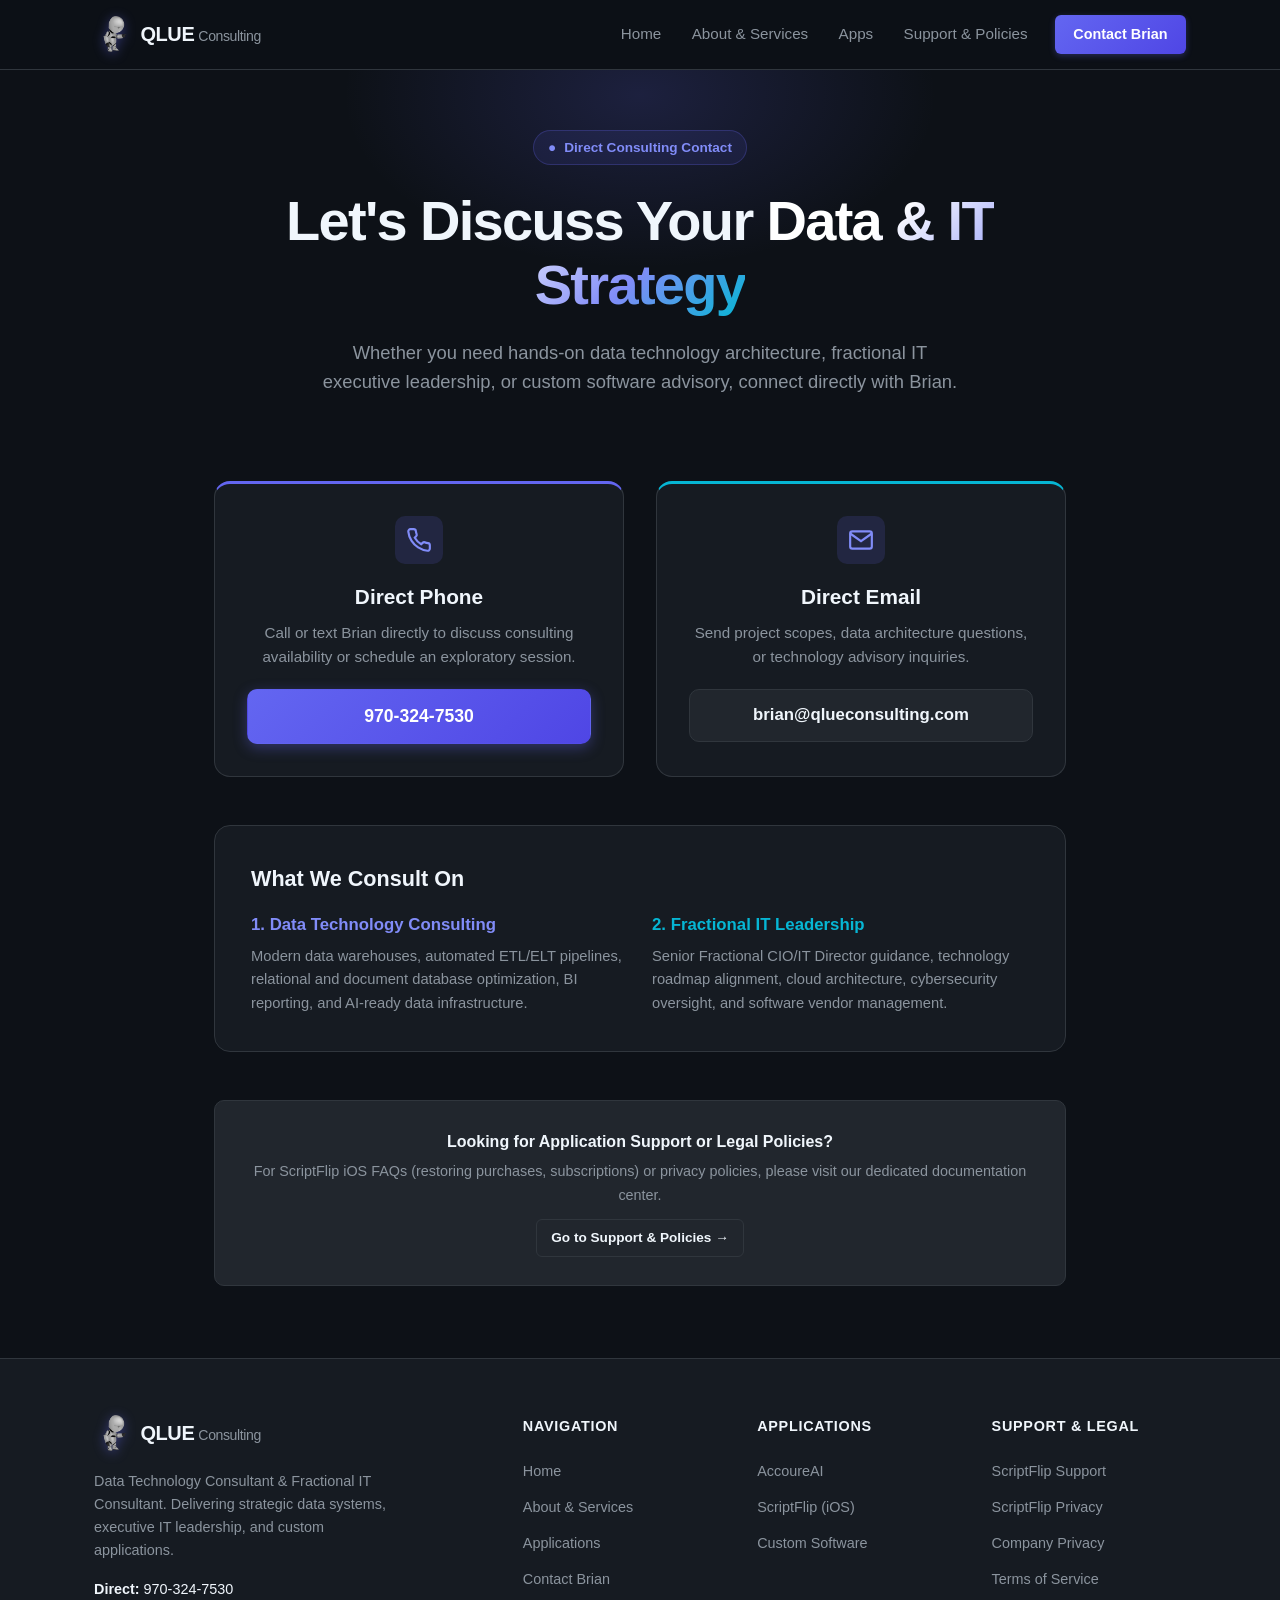
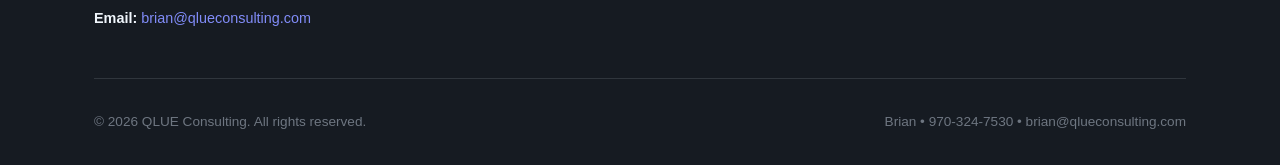
<file: html/contact.html>
<!DOCTYPE html>
<html lang="en">
<head>
  <meta charset="UTF-8">
  <meta name="viewport" content="width=device-width, initial-scale=1.0">
  <meta name="description" content="Contact QLUE Consulting - Connect directly with Brian for Data Technology Consulting and Fractional IT Leadership. Phone: 970-324-7530, Email: brian@qlueconsulting.com.">
  <title>Contact &amp; Inquiries | QLUE Consulting</title>
  <link rel="stylesheet" href="css/style.css?v=2.2">
  <link rel="icon" type="image/png" href="assets/qlue-logo.png">
</head>
<body>

  <!-- Site Navigation -->
  <header class="site-header">
    <div class="container nav-wrapper">
      <a href="index.html" class="brand-logo" aria-label="QLUE Consulting Home">
        <img src="assets/qlue-logo.png" alt="QLUE Mascot Logo" class="logo-image" width="36" height="36" style="width: 36px; height: 36px; max-width: 36px; max-height: 36px; object-fit: contain; flex-shrink: 0;">
        <span class="brand-text">QLUE <span class="brand-tag">Consulting</span></span>
      </a>

      <button class="mobile-toggle" id="mobile-toggle" aria-label="Toggle navigation menu" aria-expanded="false">
        &#9776;
      </button>

      <ul class="nav-links" id="nav-links">
        <li><a href="index.html" class="nav-link">Home</a></li>
        <li><a href="about.html" class="nav-link">About &amp; Services</a></li>
        <li><a href="apps.html" class="nav-link">Apps</a></li>
        <li><a href="support.html" class="nav-link">Support &amp; Policies</a></li>
        <li><a href="contact.html" class="nav-cta">Contact Brian</a></li>
      </ul>
    </div>
  </header>

  <main>
    <!-- Contact Hero -->
    <section class="hero-section" style="padding-bottom: 2rem;">
      <div class="hero-glow"></div>
      <div class="container hero-content">
        <div class="hero-tag">
          <span>●</span> Direct Consulting Contact
        </div>
        <h1 class="hero-title">
          Let's Discuss Your <span class="gradient-text">Data &amp; IT Strategy</span>
        </h1>
        <p class="hero-description">
          Whether you need hands-on data technology architecture, fractional IT executive leadership, or custom software advisory, connect directly with Brian.
        </p>
      </div>
    </section>

    <!-- Contact Cards Section -->
    <section class="section" style="padding-top: 1rem;">
      <div class="container" style="max-width: 900px;">
        <div class="grid-2" style="margin-bottom: 3rem;">
          
          <!-- Direct Phone -->
          <div class="card" style="border-top: 3px solid var(--primary); text-align: center; align-items: center;">
            <div class="card-icon" style="margin-bottom: 1rem;">
              <svg width="26" height="26" viewBox="0 0 24 24" fill="none" stroke="currentColor" stroke-width="2"><path d="M22 16.92v3a2 2 0 0 1-2.18 2 19.79 19.79 0 0 1-8.63-3.07 19.5 19.5 0 0 1-6-6 19.79 19.79 0 0 1-3.07-8.67A2 2 0 0 1 4.11 2h3a2 2 0 0 1 2 1.72 12.84 12.84 0 0 0 .7 2.81 2 2 0 0 1-.45 2.11L8.09 9.91a16 16 0 0 0 6 6l1.27-1.27a2 2 0 0 1 2.11-.45 12.84 12.84 0 0 0 2.81.7A2 2 0 0 1 22 16.92z"/></svg>
            </div>
            <h3 style="font-size: 1.3rem; margin-bottom: 0.5rem; color: var(--text-main);">Direct Phone</h3>
            <p style="color: var(--text-muted); font-size: 0.95rem; margin-bottom: 1.25rem;">
              Call or text Brian directly to discuss consulting availability or schedule an exploratory session.
            </p>
            <a href="tel:9703247530" class="btn btn-primary" style="font-size: 1.1rem; padding: 0.75rem 1.75rem; width: 100%;">
              970-324-7530
            </a>
          </div>

          <!-- Direct Email -->
          <div class="card" style="border-top: 3px solid var(--accent); text-align: center; align-items: center;">
            <div class="card-icon" style="margin-bottom: 1rem;">
              <svg width="26" height="26" viewBox="0 0 24 24" fill="none" stroke="currentColor" stroke-width="2"><path d="M4 4h16c1.1 0 2 .9 2 2v12c0 1.1-.9 2-2 2H4c-1.1 0-2-.9-2-2V6c0-1.1.9-2 2-2z"/><polyline points="22,6 12,13 2,6"/></svg>
            </div>
            <h3 style="font-size: 1.3rem; margin-bottom: 0.5rem; color: var(--text-main);">Direct Email</h3>
            <p style="color: var(--text-muted); font-size: 0.95rem; margin-bottom: 1.25rem;">
              Send project scopes, data architecture questions, or technology advisory inquiries.
            </p>
            <a href="mailto:brian@qlueconsulting.com" class="btn btn-secondary" style="font-size: 1.05rem; padding: 0.75rem 1.75rem; width: 100%;">
              brian@qlueconsulting.com
            </a>
          </div>

        </div>

        <!-- Consulting Focus Box -->
        <div style="background: var(--bg-surface); border: 1px solid var(--border-color); border-radius: var(--radius-lg); padding: 2.25rem; margin-bottom: 3rem;">
          <h3 style="font-size: 1.35rem; color: var(--text-main); margin-bottom: 1rem;">What We Consult On</h3>
          <div class="grid-2" style="gap: 1.5rem;">
            <div>
              <h4 style="font-size: 1.05rem; color: var(--primary-light); margin-bottom: 0.35rem;">1. Data Technology Consulting</h4>
              <p style="font-size: 0.92rem; color: var(--text-muted); line-height: 1.6;">
                Modern data warehouses, automated ETL/ELT pipelines, relational and document database optimization, BI reporting, and AI-ready data infrastructure.
              </p>
            </div>
            <div>
              <h4 style="font-size: 1.05rem; color: var(--accent); margin-bottom: 0.35rem;">2. Fractional IT Leadership</h4>
              <p style="font-size: 0.92rem; color: var(--text-muted); line-height: 1.6;">
                Senior Fractional CIO/IT Director guidance, technology roadmap alignment, cloud architecture, cybersecurity oversight, and software vendor management.
              </p>
            </div>
          </div>
        </div>

        <!-- App Support Redirect Notice -->
        <div style="text-align: center; padding: 1.75rem; background: var(--bg-surface-elevated); border: 1px solid var(--border-color); border-radius: var(--radius-md);">
          <h4 style="font-size: 1rem; color: var(--text-main); margin-bottom: 0.35rem;">Looking for Application Support or Legal Policies?</h4>
          <p style="font-size: 0.9rem; color: var(--text-muted); margin-bottom: 0.75rem;">
            For ScriptFlip iOS FAQs (restoring purchases, subscriptions) or privacy policies, please visit our dedicated documentation center.
          </p>
          <a href="support.html" class="btn btn-outline btn-sm">Go to Support &amp; Policies &rarr;</a>
        </div>

      </div>
    </section>
  </main>

  <!-- Footer -->
  <footer class="site-footer">
    <div class="container">
      <div class="footer-grid">
        <div class="footer-brand">
          <a href="index.html" class="brand-logo">
            <img src="assets/qlue-logo.png" alt="QLUE Logo" class="logo-image" width="36" height="36" style="width: 36px; height: 36px; max-width: 36px; max-height: 36px; object-fit: contain; flex-shrink: 0;">
            <span class="brand-text">QLUE <span class="brand-tag">Consulting</span></span>
          </a>
          <p>
            Data Technology Consultant &amp; Fractional IT Consultant. Delivering strategic data systems, executive IT leadership, and custom applications.
          </p>
          <div style="margin-top: 1rem; display: flex; flex-direction: column; gap: 0.35rem; font-size: 0.9rem;">
            <div><strong>Direct:</strong> <a href="tel:9703247530" style="color: var(--text-main);">970-324-7530</a></div>
            <div><strong>Email:</strong> <a href="mailto:brian@qlueconsulting.com" style="color: var(--primary-light);">brian@qlueconsulting.com</a></div>
          </div>
        </div>

        <div class="footer-col">
          <h4>Navigation</h4>
          <ul class="footer-links">
            <li><a href="index.html">Home</a></li>
            <li><a href="about.html">About &amp; Services</a></li>
            <li><a href="apps.html">Applications</a></li>
            <li><a href="contact.html">Contact Brian</a></li>
          </ul>
        </div>

        <div class="footer-col">
          <h4>Applications</h4>
          <ul class="footer-links">
            <li><a href="apps.html#accoureai">AccoureAI</a></li>
            <li><a href="apps.html#scriptflip">ScriptFlip (iOS)</a></li>
            <li><a href="apps.html#roadmap">Custom Software</a></li>
          </ul>
        </div>

        <div class="footer-col">
          <h4>Support &amp; Legal</h4>
          <ul class="footer-links">
            <li><a href="support.html#scriptflip-support">ScriptFlip Support</a></li>
            <li><a href="support.html#scriptflip-privacy">ScriptFlip Privacy</a></li>
            <li><a href="support.html#privacy">Company Privacy</a></li>
            <li><a href="support.html#terms">Terms of Service</a></li>
          </ul>
        </div>
      </div>

      <div class="footer-bottom">
        <div>
          &copy; <span id="current-year">2026</span> QLUE Consulting. All rights reserved.
        </div>
        <div>
          Brian &bull; 970-324-7530 &bull; brian@qlueconsulting.com
        </div>
      </div>
    </div>
  </footer>

  <script src="js/main.js"></script>
</body>
</html>
</file>
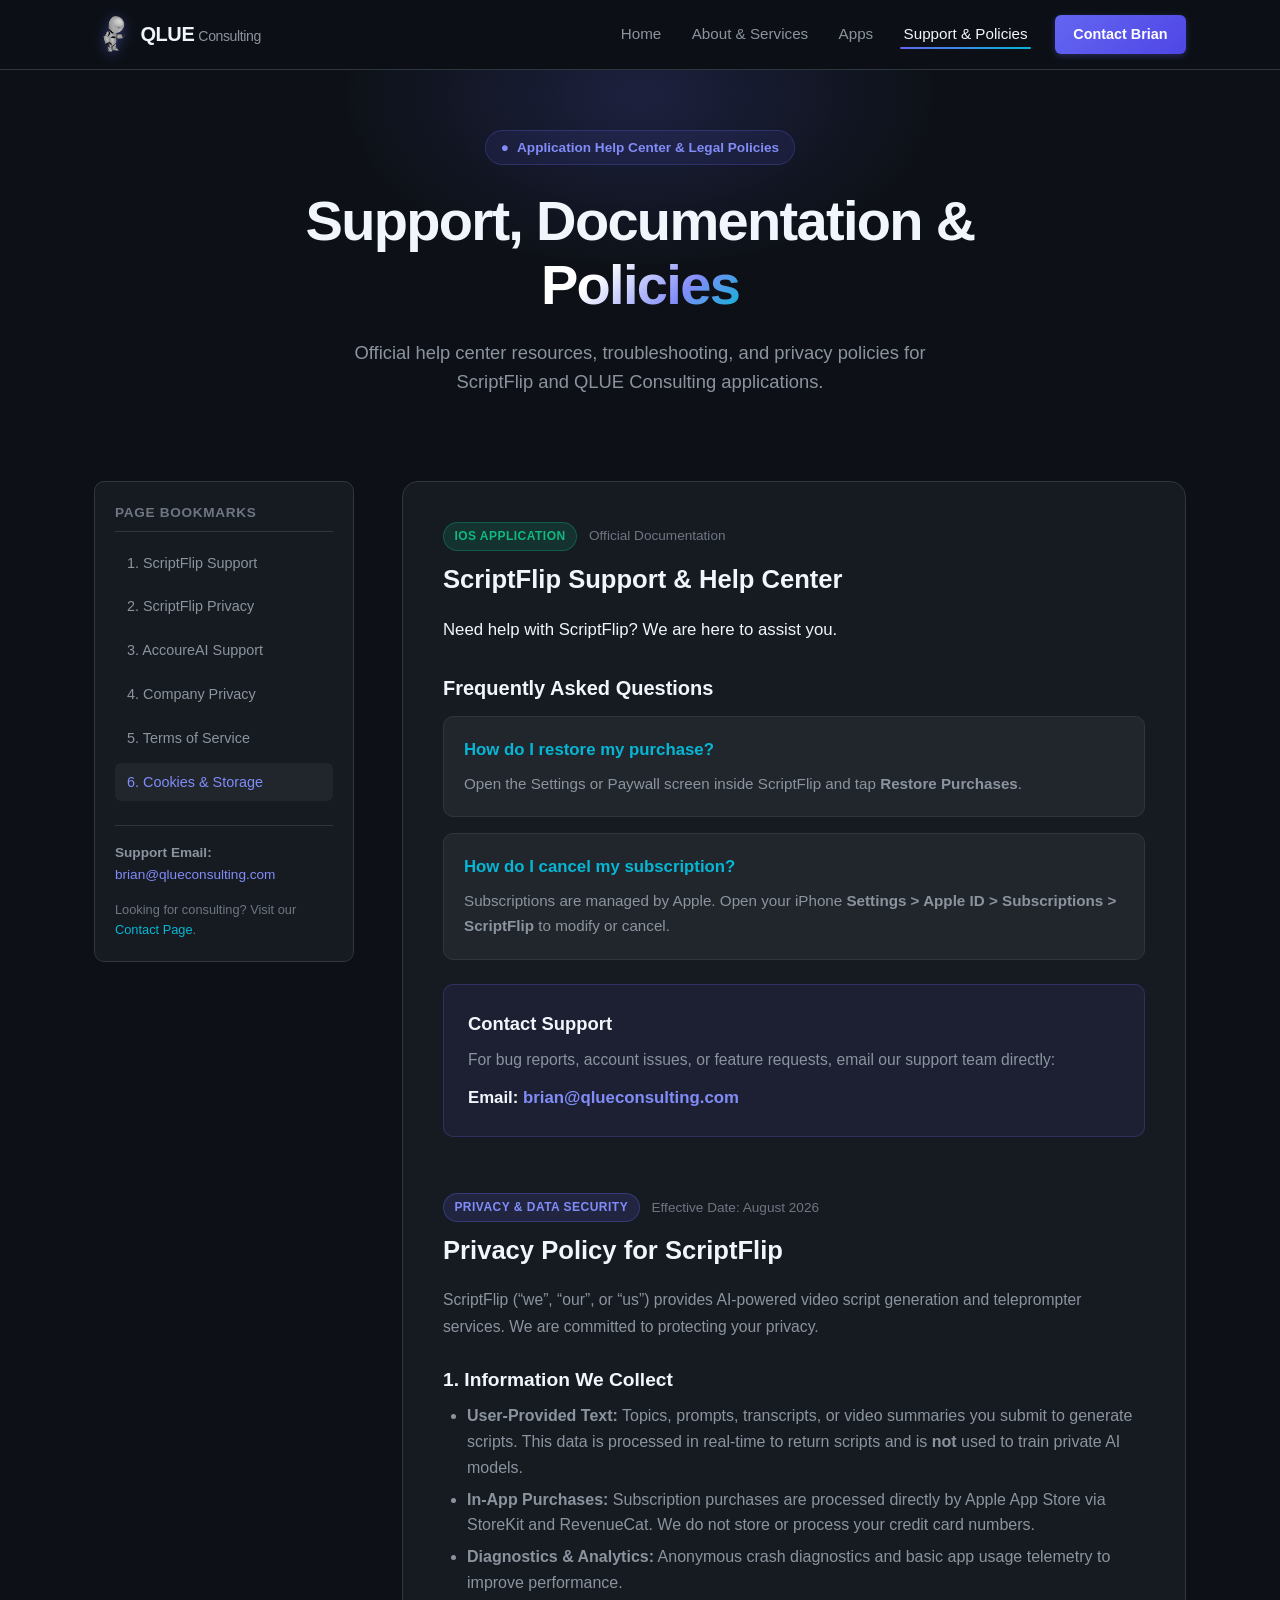
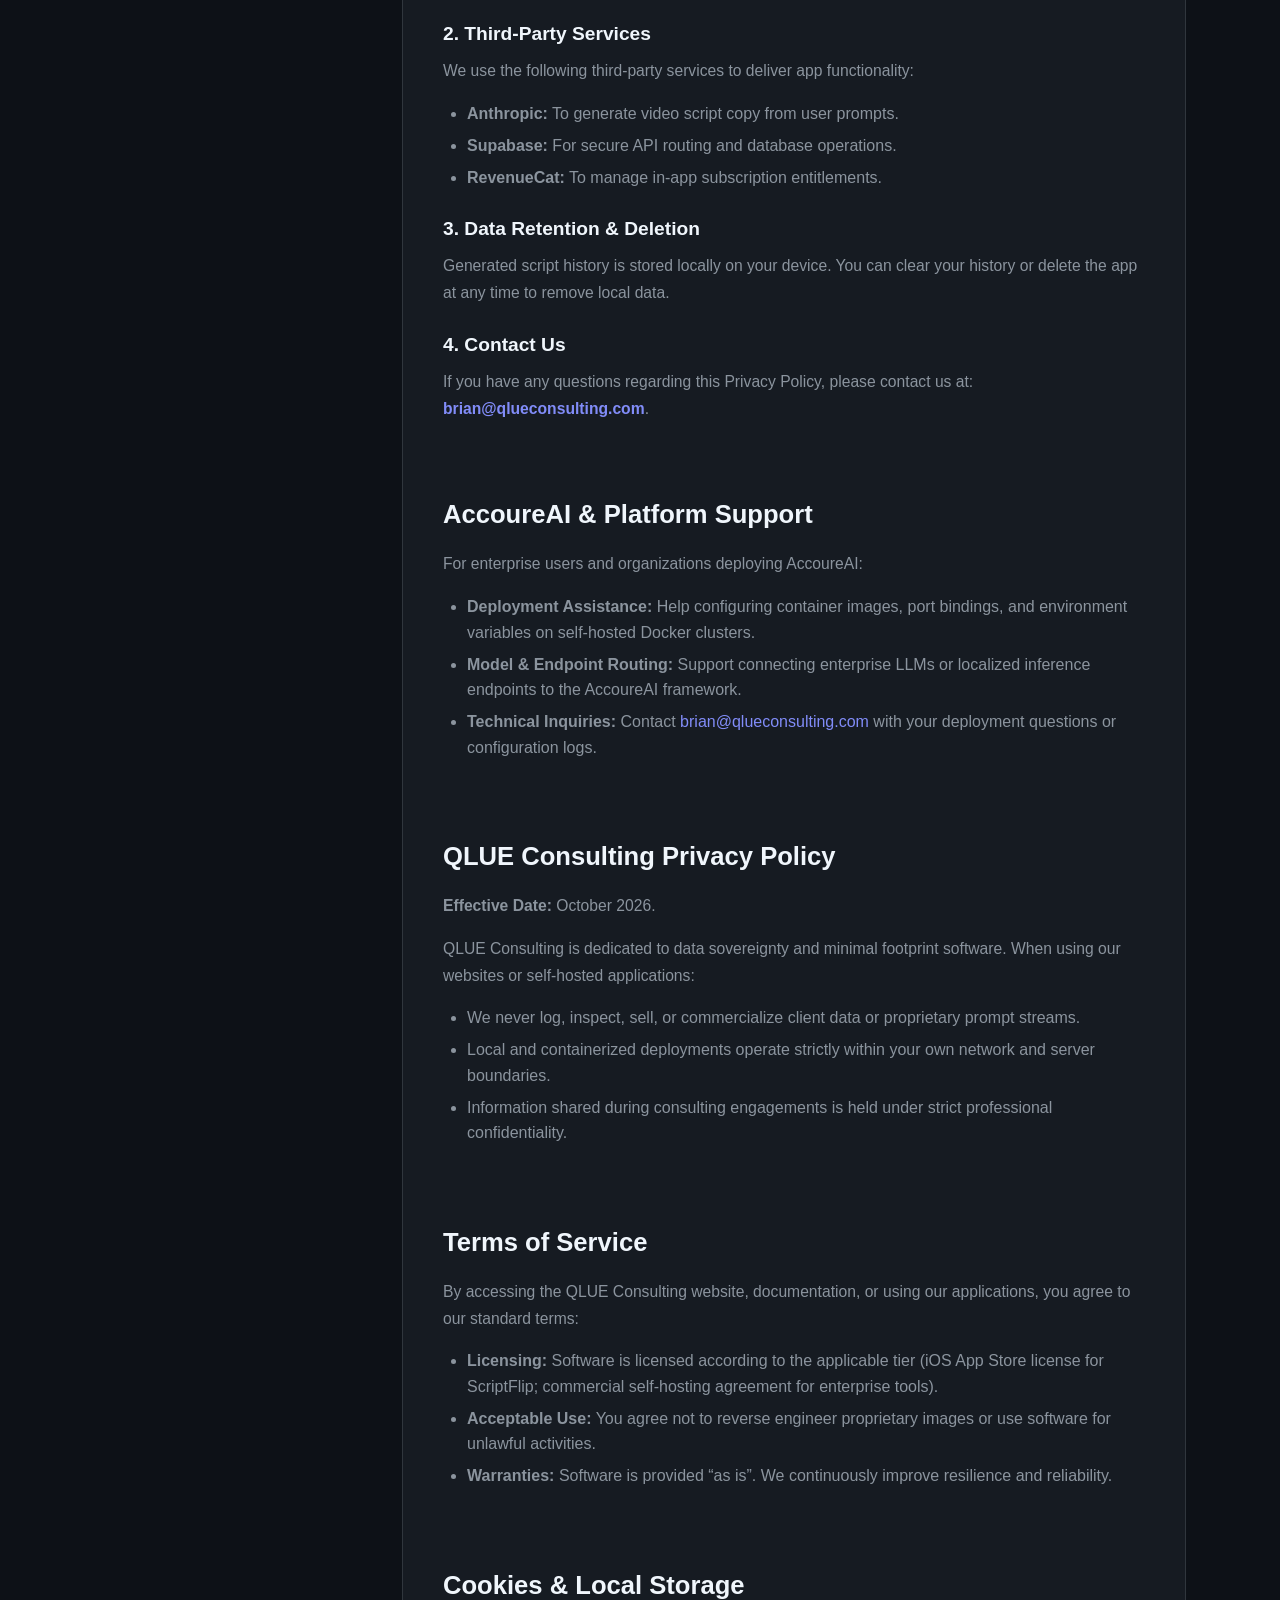
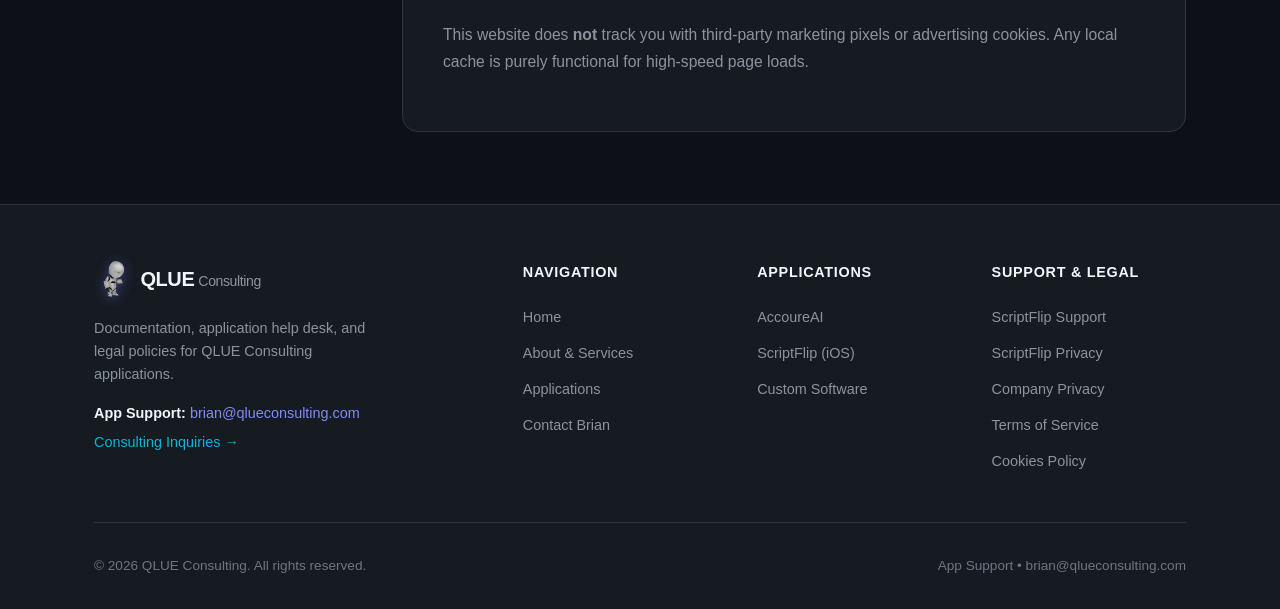
<file: html/support.html>
<!DOCTYPE html>
<html lang="en">
<head>
  <meta charset="UTF-8">
  <meta name="viewport" content="width=device-width, initial-scale=1.0">
  <meta name="description" content="QLUE Consulting Application Support, ScriptFlip Documentation, Privacy Policies, Terms of Service, and FAQs.">
  <title>Support &amp; Policies | QLUE Consulting</title>
  <link rel="stylesheet" href="css/style.css?v=2.2">
  <link rel="icon" type="image/png" href="assets/qlue-logo.png">
</head>
<body>

  <!-- Site Navigation -->
  <header class="site-header">
    <div class="container nav-wrapper">
      <a href="index.html" class="brand-logo" aria-label="QLUE Consulting Home">
        <img src="assets/qlue-logo.png" alt="QLUE Mascot Logo" class="logo-image" width="36" height="36" style="width: 36px; height: 36px; max-width: 36px; max-height: 36px; object-fit: contain; flex-shrink: 0;">
        <span class="brand-text">QLUE <span class="brand-tag">Consulting</span></span>
      </a>

      <button class="mobile-toggle" id="mobile-toggle" aria-label="Toggle navigation menu" aria-expanded="false">
        &#9776;
      </button>

      <ul class="nav-links" id="nav-links">
        <li><a href="index.html" class="nav-link">Home</a></li>
        <li><a href="about.html" class="nav-link">About &amp; Services</a></li>
        <li><a href="apps.html" class="nav-link">Apps</a></li>
        <li><a href="support.html" class="nav-link active">Support &amp; Policies</a></li>
        <li><a href="contact.html" class="nav-cta">Contact Brian</a></li>
      </ul>
    </div>
  </header>

  <main>
    <!-- Header Hero -->
    <section class="hero-section" style="padding-bottom: 2rem;">
      <div class="hero-glow"></div>
      <div class="container hero-content">
        <div class="hero-tag">
          <span>●</span> Application Help Center &amp; Legal Policies
        </div>
        <h1 class="hero-title">
          Support, Documentation &amp; <span class="gradient-text">Policies</span>
        </h1>
        <p class="hero-description">
          Official help center resources, troubleshooting, and privacy policies for ScriptFlip and QLUE Consulting applications.
        </p>
      </div>
    </section>

    <!-- Bookmarked Content Layout -->
    <section class="section" style="padding-top: 1rem;">
      <div class="container policy-layout">
        
        <!-- Sticky Bookmark Navigation -->
        <aside class="sticky-nav">
          <div class="sticky-nav-title">Page Bookmarks</div>
          <ul class="policy-toc">
            <li><a href="#scriptflip-support" class="policy-toc-link">1. ScriptFlip Support</a></li>
            <li><a href="#scriptflip-privacy" class="policy-toc-link">2. ScriptFlip Privacy</a></li>
            <li><a href="#accoure-support" class="policy-toc-link">3. AccoureAI Support</a></li>
            <li><a href="#privacy" class="policy-toc-link">4. Company Privacy</a></li>
            <li><a href="#terms" class="policy-toc-link">5. Terms of Service</a></li>
            <li><a href="#cookies" class="policy-toc-link">6. Cookies &amp; Storage</a></li>
          </ul>

          <div style="margin-top: 1.5rem; padding-top: 1rem; border-top: 1px solid var(--border-color); font-size: 0.85rem; color: var(--text-muted); display: flex; flex-direction: column; gap: 0.4rem;">
            <div><strong>Support Email:</strong> <a href="mailto:brian@qlueconsulting.com" style="color: var(--primary-light);">brian@qlueconsulting.com</a></div>
            <div style="margin-top: 0.5rem; font-size: 0.8rem; color: var(--text-dim);">
              Looking for consulting? Visit our <a href="contact.html" style="color: var(--accent);">Contact Page</a>.
            </div>
          </div>
        </aside>

        <!-- Main Content with Anchor Bookmarks -->
        <div class="policy-article">
          
          <!-- Bookmark 1: ScriptFlip Support Section (from gist) -->
          <section id="scriptflip-support" class="policy-block">
            <!-- Anchor alias for generic #support -->
            <span id="support" style="position: relative; top: -90px;"></span>

            <div style="display: flex; align-items: center; gap: 0.75rem; margin-bottom: 0.5rem;">
              <span class="card-badge badge-live">iOS Application</span>
              <span style="font-size: 0.85rem; color: var(--text-dim);">Official Documentation</span>
            </div>
            <h2 class="policy-block-title">
              <span>ScriptFlip Support &amp; Help Center</span>
              <a href="#scriptflip-support" class="anchor-link" aria-label="Link to ScriptFlip Support">#</a>
            </h2>
            <p style="font-size: 1.05rem; color: var(--text-main);">
              Need help with ScriptFlip? We are here to assist you.
            </p>

            <h3 style="font-size: 1.25rem; color: var(--text-main); margin: 1.75rem 0 0.75rem;">
              Frequently Asked Questions
            </h3>

            <div style="display: flex; flex-direction: column; gap: 1rem;">
              <div style="background: var(--bg-surface-elevated); padding: 1.25rem; border-radius: var(--radius-md); border: 1px solid var(--border-color);">
                <h4 style="font-size: 1.05rem; margin-bottom: 0.4rem; color: var(--accent);">How do I restore my purchase?</h4>
                <p style="margin: 0; font-size: 0.95rem; color: var(--text-muted);">
                  Open the Settings or Paywall screen inside ScriptFlip and tap <strong>Restore Purchases</strong>.
                </p>
              </div>

              <div style="background: var(--bg-surface-elevated); padding: 1.25rem; border-radius: var(--radius-md); border: 1px solid var(--border-color);">
                <h4 style="font-size: 1.05rem; margin-bottom: 0.4rem; color: var(--accent);">How do I cancel my subscription?</h4>
                <p style="margin: 0; font-size: 0.95rem; color: var(--text-muted);">
                  Subscriptions are managed by Apple. Open your iPhone <strong>Settings &gt; Apple ID &gt; Subscriptions &gt; ScriptFlip</strong> to modify or cancel.
                </p>
              </div>
            </div>

            <div style="background: rgba(99, 102, 241, 0.08); border: 1px solid rgba(99, 102, 241, 0.25); border-radius: var(--radius-md); padding: 1.5rem; margin-top: 1.5rem;">
              <h3 style="font-size: 1.15rem; color: var(--text-main); margin-bottom: 0.5rem;">Contact Support</h3>
              <p style="margin-bottom: 0.75rem; color: var(--text-muted);">
                For bug reports, account issues, or feature requests, email our support team directly:
              </p>
              <div style="font-size: 1.05rem;">
                <strong>Email:</strong> <a href="mailto:brian@qlueconsulting.com" style="color: var(--primary-light); font-weight: 600;">brian@qlueconsulting.com</a>
              </div>
            </div>
          </section>

          <!-- Bookmark 2: ScriptFlip Privacy Policy (from gist) -->
          <section id="scriptflip-privacy" class="policy-block">
            <div style="display: flex; align-items: center; gap: 0.75rem; margin-bottom: 0.5rem;">
              <span class="card-badge badge-ai">Privacy &amp; Data Security</span>
              <span style="font-size: 0.85rem; color: var(--text-dim);">Effective Date: August 2026</span>
            </div>
            <h2 class="policy-block-title">
              <span>Privacy Policy for ScriptFlip</span>
              <a href="#scriptflip-privacy" class="anchor-link" aria-label="Link to ScriptFlip Privacy Policy">#</a>
            </h2>
            <p>
              ScriptFlip (&ldquo;we&rdquo;, &ldquo;our&rdquo;, or &ldquo;us&rdquo;) provides AI-powered video script generation and teleprompter services. We are committed to protecting your privacy.
            </p>

            <h3 style="font-size: 1.2rem; color: var(--text-main); margin: 1.5rem 0 0.5rem;">1. Information We Collect</h3>
            <ul>
              <li>
                <strong>User-Provided Text:</strong> Topics, prompts, transcripts, or video summaries you submit to generate scripts. This data is processed in real-time to return scripts and is <strong>not</strong> used to train private AI models.
              </li>
              <li>
                <strong>In-App Purchases:</strong> Subscription purchases are processed directly by Apple App Store via StoreKit and RevenueCat. We do not store or process your credit card numbers.
              </li>
              <li>
                <strong>Diagnostics &amp; Analytics:</strong> Anonymous crash diagnostics and basic app usage telemetry to improve performance.
              </li>
            </ul>

            <h3 style="font-size: 1.2rem; color: var(--text-main); margin: 1.5rem 0 0.5rem;">2. Third-Party Services</h3>
            <p>
              We use the following third-party services to deliver app functionality:
            </p>
            <ul>
              <li><strong>Anthropic:</strong> To generate video script copy from user prompts.</li>
              <li><strong>Supabase:</strong> For secure API routing and database operations.</li>
              <li><strong>RevenueCat:</strong> To manage in-app subscription entitlements.</li>
            </ul>

            <h3 style="font-size: 1.2rem; color: var(--text-main); margin: 1.5rem 0 0.5rem;">3. Data Retention &amp; Deletion</h3>
            <p>
              Generated script history is stored locally on your device. You can clear your history or delete the app at any time to remove local data.
            </p>

            <h3 style="font-size: 1.2rem; color: var(--text-main); margin: 1.5rem 0 0.5rem;">4. Contact Us</h3>
            <p>
              If you have any questions regarding this Privacy Policy, please contact us at: <a href="mailto:brian@qlueconsulting.com" style="color: var(--primary-light); font-weight: 600;">brian@qlueconsulting.com</a>.
            </p>
          </section>

          <!-- Bookmark 3: AccoureAI & Platform Support -->
          <section id="accoure-support" class="policy-block">
            <h2 class="policy-block-title">
              <span>AccoureAI &amp; Platform Support</span>
              <a href="#accoure-support" class="anchor-link" aria-label="Link to AccoureAI Support">#</a>
            </h2>
            <p>
              For enterprise users and organizations deploying AccoureAI:
            </p>
            <ul>
              <li><strong>Deployment Assistance:</strong> Help configuring container images, port bindings, and environment variables on self-hosted Docker clusters.</li>
              <li><strong>Model &amp; Endpoint Routing:</strong> Support connecting enterprise LLMs or localized inference endpoints to the AccoureAI framework.</li>
              <li><strong>Technical Inquiries:</strong> Contact <a href="mailto:brian@qlueconsulting.com" style="color: var(--primary-light);">brian@qlueconsulting.com</a> with your deployment questions or configuration logs.</li>
            </ul>
          </section>

          <!-- Bookmark 4: General Privacy Policy -->
          <section id="privacy" class="policy-block">
            <h2 class="policy-block-title">
              <span>QLUE Consulting Privacy Policy</span>
              <a href="#privacy" class="anchor-link" aria-label="Link to Privacy Policy">#</a>
            </h2>
            <p>
              <strong>Effective Date:</strong> October 2026.
            </p>
            <p>
              QLUE Consulting is dedicated to data sovereignty and minimal footprint software. When using our websites or self-hosted applications:
            </p>
            <ul>
              <li>We never log, inspect, sell, or commercialize client data or proprietary prompt streams.</li>
              <li>Local and containerized deployments operate strictly within your own network and server boundaries.</li>
              <li>Information shared during consulting engagements is held under strict professional confidentiality.</li>
            </ul>
          </section>

          <!-- Bookmark 5: Terms of Service -->
          <section id="terms" class="policy-block">
            <h2 class="policy-block-title">
              <span>Terms of Service</span>
              <a href="#terms" class="anchor-link" aria-label="Link to Terms of Service">#</a>
            </h2>
            <p>
              By accessing the QLUE Consulting website, documentation, or using our applications, you agree to our standard terms:
            </p>
            <ul>
              <li><strong>Licensing:</strong> Software is licensed according to the applicable tier (iOS App Store license for ScriptFlip; commercial self-hosting agreement for enterprise tools).</li>
              <li><strong>Acceptable Use:</strong> You agree not to reverse engineer proprietary images or use software for unlawful activities.</li>
              <li><strong>Warranties:</strong> Software is provided &ldquo;as is&rdquo;. We continuously improve resilience and reliability.</li>
            </ul>
          </section>

          <!-- Bookmark 6: Cookies Policy -->
          <section id="cookies" class="policy-block">
            <h2 class="policy-block-title">
              <span>Cookies &amp; Local Storage</span>
              <a href="#cookies" class="anchor-link" aria-label="Link to Cookies">#</a>
            </h2>
            <p>
              This website does <strong>not</strong> track you with third-party marketing pixels or advertising cookies. Any local cache is purely functional for high-speed page loads.
            </p>
          </section>

        </div>
      </div>
    </section>
  </main>

  <!-- Footer (Dedicated App/Policy Footer with zero personal phone number) -->
  <footer class="site-footer">
    <div class="container">
      <div class="footer-grid">
        <div class="footer-brand">
          <a href="index.html" class="brand-logo">
            <img src="assets/qlue-logo.png" alt="QLUE Logo" class="logo-image" width="36" height="36" style="width: 36px; height: 36px; max-width: 36px; max-height: 36px; object-fit: contain; flex-shrink: 0;">
            <span class="brand-text">QLUE <span class="brand-tag">Consulting</span></span>
          </a>
          <p>
            Documentation, application help desk, and legal policies for QLUE Consulting applications.
          </p>
          <div style="margin-top: 1rem; font-size: 0.9rem;">
            <div><strong>App Support:</strong> <a href="mailto:brian@qlueconsulting.com" style="color: var(--primary-light);">brian@qlueconsulting.com</a></div>
            <div style="margin-top: 0.35rem;"><a href="contact.html" style="color: var(--accent);">Consulting Inquiries &rarr;</a></div>
          </div>
        </div>

        <div class="footer-col">
          <h4>Navigation</h4>
          <ul class="footer-links">
            <li><a href="index.html">Home</a></li>
            <li><a href="about.html">About &amp; Services</a></li>
            <li><a href="apps.html">Applications</a></li>
            <li><a href="contact.html">Contact Brian</a></li>
          </ul>
        </div>

        <div class="footer-col">
          <h4>Applications</h4>
          <ul class="footer-links">
            <li><a href="apps.html#accoureai">AccoureAI</a></li>
            <li><a href="apps.html#scriptflip">ScriptFlip (iOS)</a></li>
            <li><a href="apps.html#roadmap">Custom Software</a></li>
          </ul>
        </div>

        <div class="footer-col">
          <h4>Support &amp; Legal</h4>
          <ul class="footer-links">
            <li><a href="#scriptflip-support">ScriptFlip Support</a></li>
            <li><a href="#scriptflip-privacy">ScriptFlip Privacy</a></li>
            <li><a href="#privacy">Company Privacy</a></li>
            <li><a href="#terms">Terms of Service</a></li>
            <li><a href="#cookies">Cookies Policy</a></li>
          </ul>
        </div>
      </div>

      <div class="footer-bottom">
        <div>
          &copy; <span id="current-year">2026</span> QLUE Consulting. All rights reserved.
        </div>
        <div>
          App Support &bull; brian@qlueconsulting.com
        </div>
      </div>
    </div>
  </footer>

  <script src="js/main.js"></script>
</body>
</html>
</file>
<file: html/css/style.css>
/* ==========================================================================
   QLUE Consulting - Modern Lightweight Stylesheet
   Zero external dependencies | Pure CSS | Responsive & Fast
   ========================================================================== */

:root {
  --font-family: -apple-system, BlinkMacSystemFont, "Segoe UI", Roboto, "Helvetica Neue", Arial, sans-serif;
  --bg-body: #0d1117;
  --bg-surface: #161b22;
  --bg-surface-elevated: #21262d;
  --bg-surface-alt: #1c2128;
  --border-color: #30363d;
  --border-light: #21262d;

  --text-main: #f0f6fc;
  --text-muted: #8b949e;
  --text-dim: #6e7681;

  --primary: #6366f1;
  --primary-light: #818cf8;
  --primary-dark: #4f46e5;
  --accent: #06b6d4;
  --accent-glow: rgba(99, 102, 241, 0.15);
  --success: #10b981;
  --warning: #f59e0b;

  --radius-sm: 6px;
  --radius-md: 10px;
  --radius-lg: 16px;
  --radius-full: 9999px;

  --shadow-sm: 0 1px 2px rgba(0, 0, 0, 0.2);
  --shadow-md: 0 4px 12px rgba(0, 0, 0, 0.3);
  --shadow-lg: 0 10px 25px rgba(0, 0, 0, 0.4);

  --container-width: 1140px;
  --header-height: 70px;
  --transition: all 0.2s ease-in-out;
}

/* Light theme support option via data-theme attribute */
[data-theme="light"] {
  --bg-body: #f8fafc;
  --bg-surface: #ffffff;
  --bg-surface-elevated: #f1f5f9;
  --bg-surface-alt: #e2e8f0;
  --border-color: #e2e8f0;
  --border-light: #f1f5f9;
  --text-main: #0f172a;
  --text-muted: #64748b;
  --text-dim: #94a3b8;
  --shadow-sm: 0 1px 3px rgba(0, 0, 0, 0.05);
  --shadow-md: 0 4px 12px rgba(0, 0, 0, 0.08);
  --shadow-lg: 0 10px 25px rgba(0, 0, 0, 0.1);
}

/* Base Resets */
*, *::before, *::after {
  box-sizing: border-box;
  margin: 0;
  padding: 0;
}

html {
  font-size: 16px;
  scroll-behavior: smooth;
  scroll-padding-top: calc(var(--header-height) + 20px);
}

body {
  font-family: var(--font-family);
  background-color: var(--bg-body);
  color: var(--text-main);
  line-height: 1.6;
  min-height: 100vh;
  display: flex;
  flex-direction: column;
  -webkit-font-smoothing: antialiased;
}

a {
  color: var(--primary-light);
  text-decoration: none;
  transition: var(--transition);
}

a:hover {
  color: var(--accent);
}

img, svg {
  vertical-align: middle;
}

/* Container */
.container {
  width: 100%;
  max-width: var(--container-width);
  margin-left: auto;
  margin-right: auto;
  padding-left: 1.5rem;
  padding-right: 1.5rem;
}

/* Header & Navigation */
.site-header {
  position: sticky;
  top: 0;
  z-index: 100;
  height: var(--header-height);
  background-color: rgba(13, 17, 23, 0.85);
  backdrop-filter: blur(12px);
  -webkit-backdrop-filter: blur(12px);
  border-bottom: 1px solid var(--border-color);
  display: flex;
  align-items: center;
}

.nav-wrapper {
  display: flex;
  align-items: center;
  justify-content: space-between;
  gap: 1.5rem;
  width: 100%;
}

.brand-logo {
  display: inline-flex;
  align-items: center;
  gap: 0.65rem;
  font-size: 1.25rem;
  font-weight: 700;
  letter-spacing: -0.02em;
  color: var(--text-main);
  text-decoration: none;
  flex-shrink: 0;
  white-space: nowrap;
}

.brand-logo:hover {
  color: var(--text-main);
}

.logo-badge {
  display: inline-flex;
  align-items: center;
  justify-content: center;
  width: 36px;
  height: 36px;
  background: linear-gradient(135deg, var(--primary), var(--accent));
  color: #ffffff;
  border-radius: var(--radius-sm);
  font-weight: 800;
  font-size: 1rem;
  box-shadow: 0 2px 8px rgba(99, 102, 241, 0.35);
  flex-shrink: 0;
}

.brand-logo img,
.logo-image {
  width: 36px !important;
  height: 36px !important;
  max-width: 36px !important;
  max-height: 36px !important;
  object-fit: contain !important;
  display: block !important;
  flex-shrink: 0 !important;
  filter: drop-shadow(0 2px 6px rgba(99, 102, 241, 0.4));
  transition: transform 0.2s ease;
}

.brand-logo:hover .logo-image,
.brand-logo:hover img {
  transform: scale(1.08);
}

.brand-text {
  font-weight: 800;
  white-space: nowrap;
  display: inline-flex;
  align-items: baseline;
  gap: 0.25rem;
}

.brand-tag {
  color: var(--text-muted);
  font-weight: 400;
  font-size: 0.88rem;
  white-space: nowrap;
}

.nav-links {
  display: flex;
  align-items: center;
  gap: 1.5rem;
  list-style: none;
  flex-shrink: 0;
}

.nav-link {
  color: var(--text-muted);
  font-size: 0.95rem;
  font-weight: 500;
  padding: 0.4rem 0.2rem;
  position: relative;
  transition: var(--transition);
  white-space: nowrap;
}

.nav-link:hover,
.nav-link.active {
  color: var(--text-main);
}

.nav-link.active::after {
  content: "";
  position: absolute;
  bottom: 0;
  left: 0;
  width: 100%;
  height: 2px;
  background: linear-gradient(90deg, var(--primary), var(--accent));
  border-radius: var(--radius-full);
}

.nav-cta {
  background: linear-gradient(135deg, var(--primary), var(--primary-dark));
  color: #ffffff !important;
  padding: 0.5rem 1.15rem;
  border-radius: var(--radius-sm);
  font-size: 0.9rem;
  font-weight: 600;
  display: inline-flex;
  align-items: center;
  justify-content: center;
  gap: 0.4rem;
  white-space: nowrap;
  transition: var(--transition);
  box-shadow: 0 2px 6px rgba(99, 102, 241, 0.3);
  flex-shrink: 0;
}

.nav-cta:hover {
  opacity: 0.95;
  transform: translateY(-1px);
  box-shadow: 0 4px 12px rgba(99, 102, 241, 0.4);
}

/* Mobile Toggle */
.mobile-toggle {
  display: none;
  background: transparent;
  border: none;
  color: var(--text-main);
  font-size: 1.5rem;
  cursor: pointer;
  padding: 0.4rem;
}

/* Buttons */
.btn {
  display: inline-flex;
  align-items: center;
  justify-content: center;
  gap: 0.5rem;
  padding: 0.75rem 1.4rem;
  border-radius: var(--radius-md);
  font-size: 0.95rem;
  font-weight: 600;
  cursor: pointer;
  transition: var(--transition);
  border: 1px solid transparent;
  text-align: center;
}

.btn-primary {
  background: linear-gradient(135deg, var(--primary), var(--primary-dark));
  color: #ffffff;
  box-shadow: 0 4px 14px rgba(99, 102, 241, 0.35);
}

.btn-primary:hover {
  transform: translateY(-2px);
  box-shadow: 0 6px 20px rgba(99, 102, 241, 0.45);
  color: #ffffff;
}

.btn-secondary {
  background: var(--bg-surface-elevated);
  color: var(--text-main);
  border-color: var(--border-color);
}

.btn-secondary:hover {
  background: var(--bg-surface-alt);
  border-color: var(--text-muted);
  color: var(--text-main);
}

.btn-outline {
  background: transparent;
  color: var(--text-main);
  border-color: var(--border-color);
}

.btn-outline:hover {
  border-color: var(--primary-light);
  color: var(--primary-light);
}

.btn-sm {
  padding: 0.45rem 0.9rem;
  font-size: 0.85rem;
  border-radius: var(--radius-sm);
}

/* Hero Section */
.hero-section {
  padding: 3.75rem 0 3rem;
  text-align: center;
  position: relative;
  overflow: hidden;
}

.hero-glow {
  position: absolute;
  top: -150px;
  left: 50%;
  transform: translateX(-50%);
  width: 600px;
  height: 350px;
  background: radial-gradient(ellipse at center, rgba(99, 102, 241, 0.18), transparent 70%);
  pointer-events: none;
  z-index: 0;
}

.hero-content {
  position: relative;
  z-index: 1;
  max-width: 780px;
  margin: 0 auto;
}

.hero-tag {
  display: inline-flex;
  align-items: center;
  gap: 0.5rem;
  padding: 0.35rem 0.9rem;
  background-color: rgba(99, 102, 241, 0.1);
  border: 1px solid rgba(99, 102, 241, 0.25);
  border-radius: var(--radius-full);
  color: var(--primary-light);
  font-size: 0.85rem;
  font-weight: 600;
  margin-bottom: 1.5rem;
}

.hero-title {
  font-size: clamp(2.2rem, 5vw, 3.5rem);
  font-weight: 800;
  line-height: 1.15;
  letter-spacing: -0.03em;
  margin-bottom: 1.25rem;
}

.gradient-text {
  background: linear-gradient(135deg, #ffffff 30%, var(--primary-light) 70%, var(--accent) 100%);
  -webkit-background-clip: text;
  -webkit-text-fill-color: transparent;
}

.hero-description {
  font-size: 1.15rem;
  color: var(--text-muted);
  max-width: 640px;
  margin: 0 auto 2.25rem;
}

.hero-actions {
  display: flex;
  align-items: center;
  justify-content: center;
  gap: 1rem;
  flex-wrap: wrap;
}

/* Stats / Highlights */
.highlights-bar {
  display: grid;
  grid-template-columns: repeat(auto-fit, minmax(200px, 1fr));
  gap: 1.5rem;
  margin-top: 3.5rem;
  padding: 1.75rem;
  background: var(--bg-surface);
  border: 1px solid var(--border-color);
  border-radius: var(--radius-lg);
}

.highlight-item {
  text-align: center;
}

.highlight-value {
  font-size: 1.75rem;
  font-weight: 800;
  color: var(--text-main);
  margin-bottom: 0.25rem;
}

.highlight-label {
  font-size: 0.85rem;
  color: var(--text-muted);
  text-transform: uppercase;
  letter-spacing: 0.05em;
}

/* Section Styling */
.section {
  padding: 4.5rem 0;
}

.section-alt {
  background-color: var(--bg-surface);
  border-top: 1px solid var(--border-color);
  border-bottom: 1px solid var(--border-color);
}

.section-header {
  text-align: center;
  max-width: 650px;
  margin: 0 auto 3rem;
}

.section-pretitle {
  color: var(--primary-light);
  font-size: 0.85rem;
  font-weight: 700;
  text-transform: uppercase;
  letter-spacing: 0.08em;
  margin-bottom: 0.5rem;
}

.section-title {
  font-size: clamp(1.8rem, 3.5vw, 2.4rem);
  font-weight: 700;
  letter-spacing: -0.02em;
  margin-bottom: 0.85rem;
}

.section-subtitle {
  color: var(--text-muted);
  font-size: 1.05rem;
}

/* Feature & App Grid */
.grid-2 {
  display: grid;
  grid-template-columns: repeat(auto-fit, minmax(320px, 1fr));
  gap: 2rem;
}

.grid-3 {
  display: grid;
  grid-template-columns: repeat(auto-fit, minmax(280px, 1fr));
  gap: 1.5rem;
}

/* Cards */
.card {
  background: var(--bg-surface);
  border: 1px solid var(--border-color);
  border-radius: var(--radius-lg);
  padding: 2rem;
  transition: var(--transition);
  position: relative;
  display: flex;
  flex-direction: column;
}

.card:hover {
  border-color: var(--primary-light);
  transform: translateY(-3px);
  box-shadow: var(--shadow-lg);
}

.card-icon {
  width: 48px;
  height: 48px;
  border-radius: var(--radius-md);
  background: var(--accent-glow);
  color: var(--primary-light);
  display: inline-flex;
  align-items: center;
  justify-content: center;
  margin-bottom: 1.25rem;
}

.card-title {
  font-size: 1.35rem;
  font-weight: 700;
  margin-bottom: 0.75rem;
}

.card-text {
  color: var(--text-muted);
  font-size: 0.95rem;
  margin-bottom: 1.5rem;
  flex-grow: 1;
}

.card-badge {
  display: inline-block;
  padding: 0.25rem 0.65rem;
  font-size: 0.75rem;
  font-weight: 700;
  text-transform: uppercase;
  letter-spacing: 0.04em;
  border-radius: var(--radius-full);
}

.badge-live {
  background: rgba(16, 185, 129, 0.15);
  color: var(--success);
  border: 1px solid rgba(16, 185, 129, 0.3);
}

.badge-ai {
  background: rgba(99, 102, 241, 0.15);
  color: var(--primary-light);
  border: 1px solid rgba(99, 102, 241, 0.3);
}

/* App Showcase Specifics */
.app-card {
  background: var(--bg-surface);
  border: 1px solid var(--border-color);
  border-radius: var(--radius-lg);
  overflow: hidden;
  display: flex;
  flex-direction: column;
  transition: var(--transition);
}

.app-card:hover {
  border-color: var(--primary-light);
  box-shadow: var(--shadow-lg);
  transform: translateY(-4px);
}

.app-card-header {
  padding: 2rem 2rem 1.25rem;
  display: flex;
  justify-content: space-between;
  align-items: flex-start;
  gap: 1rem;
}

.app-identity {
  display: flex;
  align-items: center;
  gap: 1rem;
}

.app-icon {
  width: 52px;
  height: 52px;
  border-radius: var(--radius-md);
  display: flex;
  align-items: center;
  justify-content: center;
  font-size: 1.5rem;
  flex-shrink: 0;
}

.icon-accoure {
  background: linear-gradient(135deg, #6366f1, #3b82f6);
  color: #ffffff;
}

.icon-scriptflip {
  background: linear-gradient(135deg, #06b6d4, #10b981);
  color: #ffffff;
}

.app-name {
  font-size: 1.45rem;
  font-weight: 700;
  line-height: 1.2;
}

.app-category {
  font-size: 0.85rem;
  color: var(--text-muted);
}

.app-body {
  padding: 0 2rem 2rem;
  display: flex;
  flex-direction: column;
  flex-grow: 1;
}

.app-description {
  color: var(--text-muted);
  font-size: 0.95rem;
  line-height: 1.6;
  margin-bottom: 1.5rem;
}

.feature-list {
  list-style: none;
  margin-bottom: 1.75rem;
  display: flex;
  flex-direction: column;
  gap: 0.65rem;
}

.feature-item {
  display: flex;
  align-items: flex-start;
  gap: 0.65rem;
  font-size: 0.9rem;
  color: var(--text-main);
}

.feature-bullet {
  color: var(--primary-light);
  flex-shrink: 0;
  margin-top: 2px;
}

.app-footer {
  margin-top: auto;
  padding-top: 1.25rem;
  border-top: 1px solid var(--border-color);
  display: flex;
  align-items: center;
  justify-content: space-between;
}

/* About Us Layout */
.about-hero {
  padding: 4rem 0 2rem;
}

.about-intro-grid {
  display: grid;
  grid-template-columns: 1.2fr 1fr;
  gap: 3rem;
  align-items: center;
  margin-bottom: 4rem;
}

.values-grid {
  display: grid;
  grid-template-columns: repeat(auto-fit, minmax(240px, 1fr));
  gap: 1.5rem;
  margin-top: 2.5rem;
}

/* Policies & Support Bookmarking Layout */
.policy-layout {
  display: grid;
  grid-template-columns: 260px 1fr;
  gap: 3rem;
  position: relative;
}

.sticky-nav {
  position: sticky;
  top: calc(var(--header-height) + 2rem);
  align-self: start;
  background: var(--bg-surface);
  border: 1px solid var(--border-color);
  border-radius: var(--radius-md);
  padding: 1.25rem;
}

.sticky-nav-title {
  font-size: 0.85rem;
  font-weight: 700;
  text-transform: uppercase;
  letter-spacing: 0.05em;
  color: var(--text-dim);
  margin-bottom: 0.75rem;
  padding-bottom: 0.5rem;
  border-bottom: 1px solid var(--border-color);
}

.policy-toc {
  list-style: none;
  display: flex;
  flex-direction: column;
  gap: 0.4rem;
}

.policy-toc-link {
  color: var(--text-muted);
  font-size: 0.9rem;
  padding: 0.45rem 0.75rem;
  border-radius: var(--radius-sm);
  display: block;
  transition: var(--transition);
}

.policy-toc-link:hover,
.policy-toc-link.active {
  background-color: var(--bg-surface-elevated);
  color: var(--primary-light);
}

.policy-article {
  background: var(--bg-surface);
  border: 1px solid var(--border-color);
  border-radius: var(--radius-lg);
  padding: 2.5rem;
  display: flex;
  flex-direction: column;
  gap: 3.5rem;
}

.policy-block {
  scroll-margin-top: calc(var(--header-height) + 2rem);
}

.policy-block-title {
  font-size: 1.6rem;
  font-weight: 700;
  margin-bottom: 1rem;
  display: flex;
  align-items: center;
  gap: 0.75rem;
}

.policy-block-title a.anchor-link {
  color: var(--text-dim);
  font-size: 1rem;
  opacity: 0;
  transition: var(--transition);
}

.policy-block-title:hover a.anchor-link {
  opacity: 1;
}

.policy-block p {
  color: var(--text-muted);
  font-size: 0.98rem;
  line-height: 1.7;
  margin-bottom: 1rem;
}

.policy-block ul {
  list-style: disc;
  margin-left: 1.5rem;
  color: var(--text-muted);
  margin-bottom: 1.25rem;
}

.policy-block ul li {
  margin-bottom: 0.4rem;
}

.support-channels {
  display: grid;
  grid-template-columns: repeat(auto-fit, minmax(220px, 1fr));
  gap: 1.25rem;
  margin-top: 1.5rem;
}

.channel-card {
  background: var(--bg-surface-elevated);
  border: 1px solid var(--border-color);
  border-radius: var(--radius-md);
  padding: 1.25rem;
}

.channel-card h4 {
  font-size: 1rem;
  margin-bottom: 0.35rem;
  color: var(--text-main);
}

.channel-card p {
  font-size: 0.85rem;
  color: var(--text-muted);
  margin-bottom: 0.75rem;
}

/* Call to Action Banner */
.cta-banner {
  background: linear-gradient(135deg, rgba(99, 102, 241, 0.15), rgba(6, 182, 212, 0.1));
  border: 1px solid rgba(99, 102, 241, 0.3);
  border-radius: var(--radius-lg);
  padding: 3rem 2rem;
  text-align: center;
  margin: 3rem 0;
}

.cta-banner h2 {
  font-size: 2rem;
  margin-bottom: 0.75rem;
}

.cta-banner p {
  color: var(--text-muted);
  max-width: 580px;
  margin: 0 auto 1.75rem;
}

/* Footer */
.site-footer {
  margin-top: auto;
  background-color: var(--bg-surface);
  border-top: 1px solid var(--border-color);
  padding: 3.5rem 0 2rem;
}

.footer-grid {
  display: grid;
  grid-template-columns: 2fr 1fr 1fr 1fr;
  gap: 2.5rem;
  margin-bottom: 3rem;
}

.footer-brand p {
  color: var(--text-muted);
  font-size: 0.9rem;
  margin-top: 0.75rem;
  max-width: 300px;
}

.footer-col h4 {
  font-size: 0.9rem;
  font-weight: 700;
  text-transform: uppercase;
  letter-spacing: 0.05em;
  margin-bottom: 1.25rem;
  color: var(--text-main);
}

.footer-links {
  list-style: none;
  display: flex;
  flex-direction: column;
  gap: 0.65rem;
}

.footer-links a {
  color: var(--text-muted);
  font-size: 0.9rem;
}

.footer-links a:hover {
  color: var(--text-main);
}

.footer-bottom {
  padding-top: 2rem;
  border-top: 1px solid var(--border-color);
  display: flex;
  justify-content: space-between;
  align-items: center;
  font-size: 0.85rem;
  color: var(--text-dim);
  flex-wrap: wrap;
  gap: 1rem;
}

.docker-status-pill {
  display: inline-flex;
  align-items: center;
  gap: 0.4rem;
  font-size: 0.8rem;
  padding: 0.2rem 0.6rem;
  background: var(--bg-surface-elevated);
  border: 1px solid var(--border-color);
  border-radius: var(--radius-full);
  color: var(--text-muted);
}

.status-dot {
  width: 7px;
  height: 7px;
  border-radius: 50%;
  background-color: var(--success);
}

/* Responsive adjustments */
@media (max-width: 900px) {
  .policy-layout {
    grid-template-columns: 1fr;
  }

  .sticky-nav {
    position: static;
    margin-bottom: 1rem;
  }

  .about-intro-grid {
    grid-template-columns: 1fr;
    gap: 2rem;
  }

  .footer-grid {
    grid-template-columns: 1fr 1fr;
  }
}

@media (max-width: 860px) {
  .mobile-toggle {
    display: block;
  }

  .nav-links {
    position: fixed;
    top: var(--header-height);
    left: 0;
    right: 0;
    background: var(--bg-surface);
    border-bottom: 1px solid var(--border-color);
    flex-direction: column;
    padding: 1.5rem;
    gap: 1.25rem;
    transform: translateY(-120%);
    transition: transform 0.25s ease-in-out;
    box-shadow: var(--shadow-lg);
  }

  .nav-links.open {
    transform: translateY(0);
  }

  .footer-grid {
    grid-template-columns: 1fr;
  }
}
</file>
